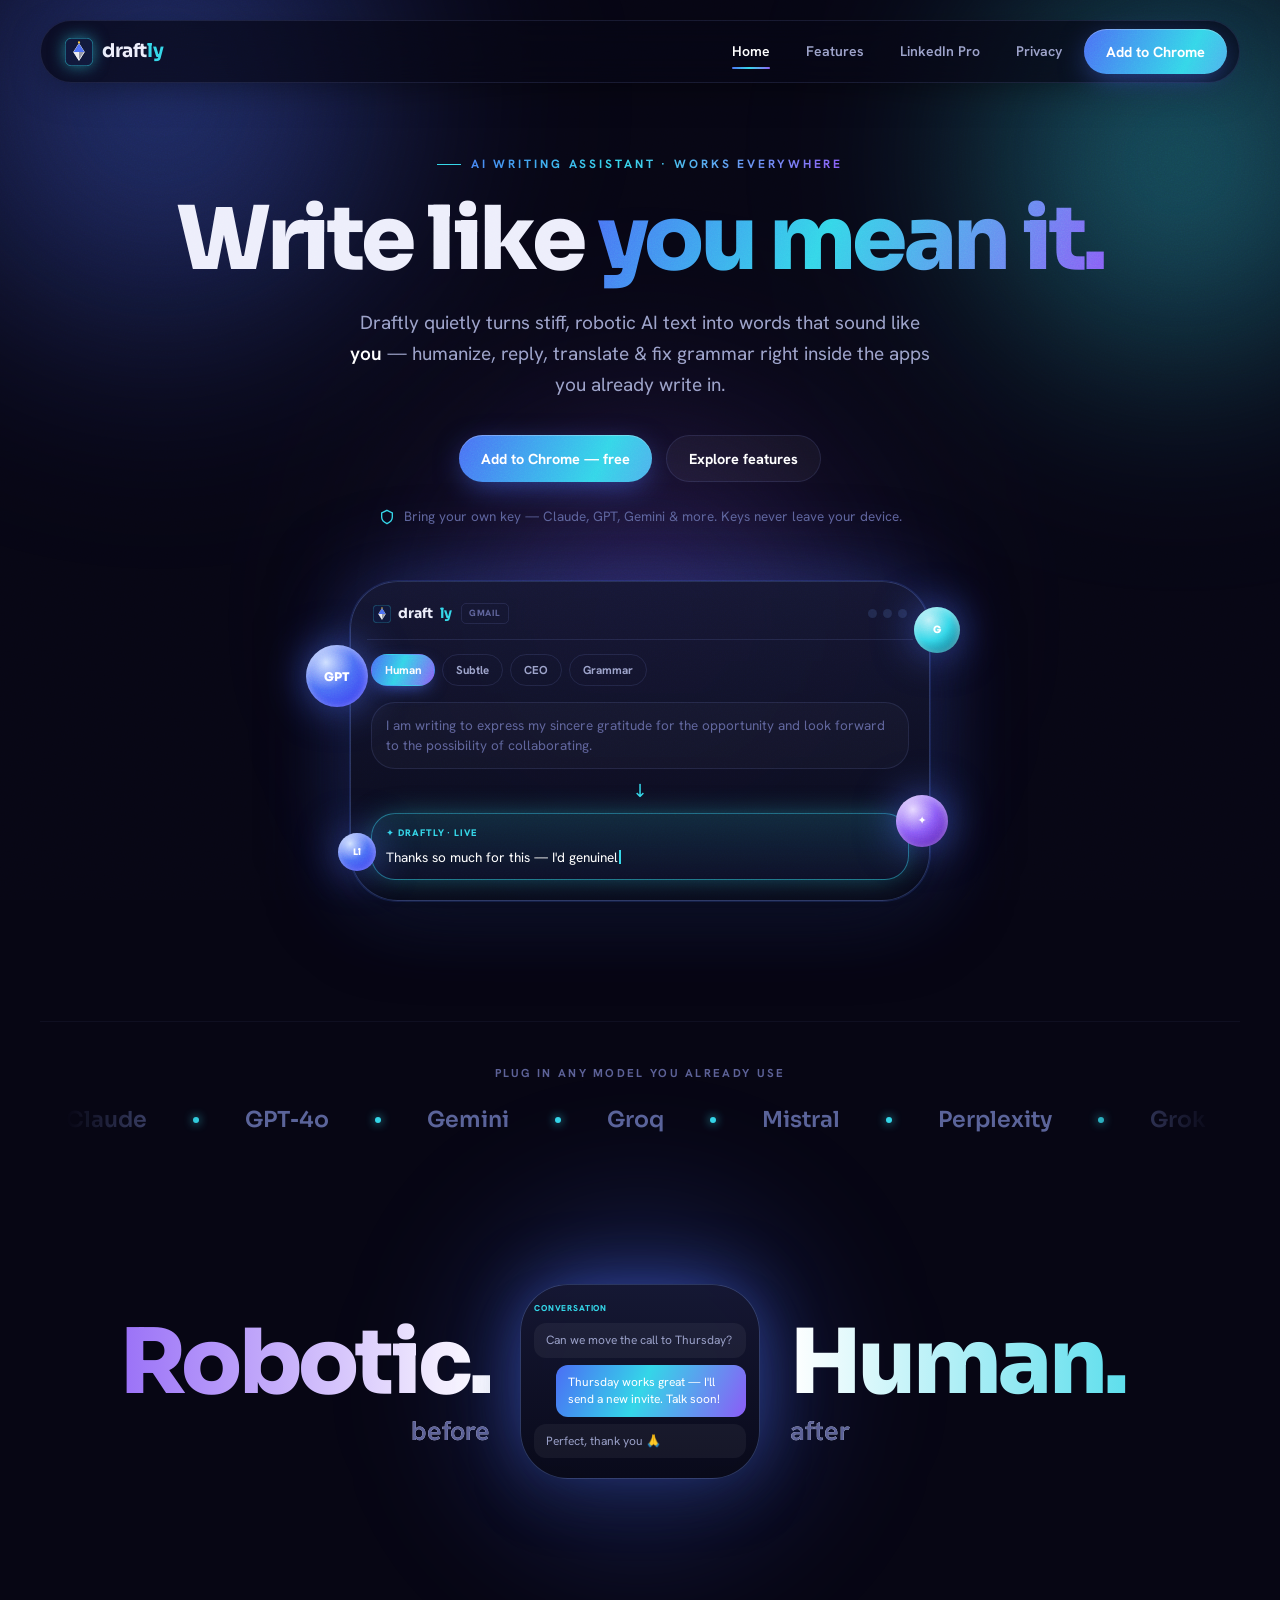
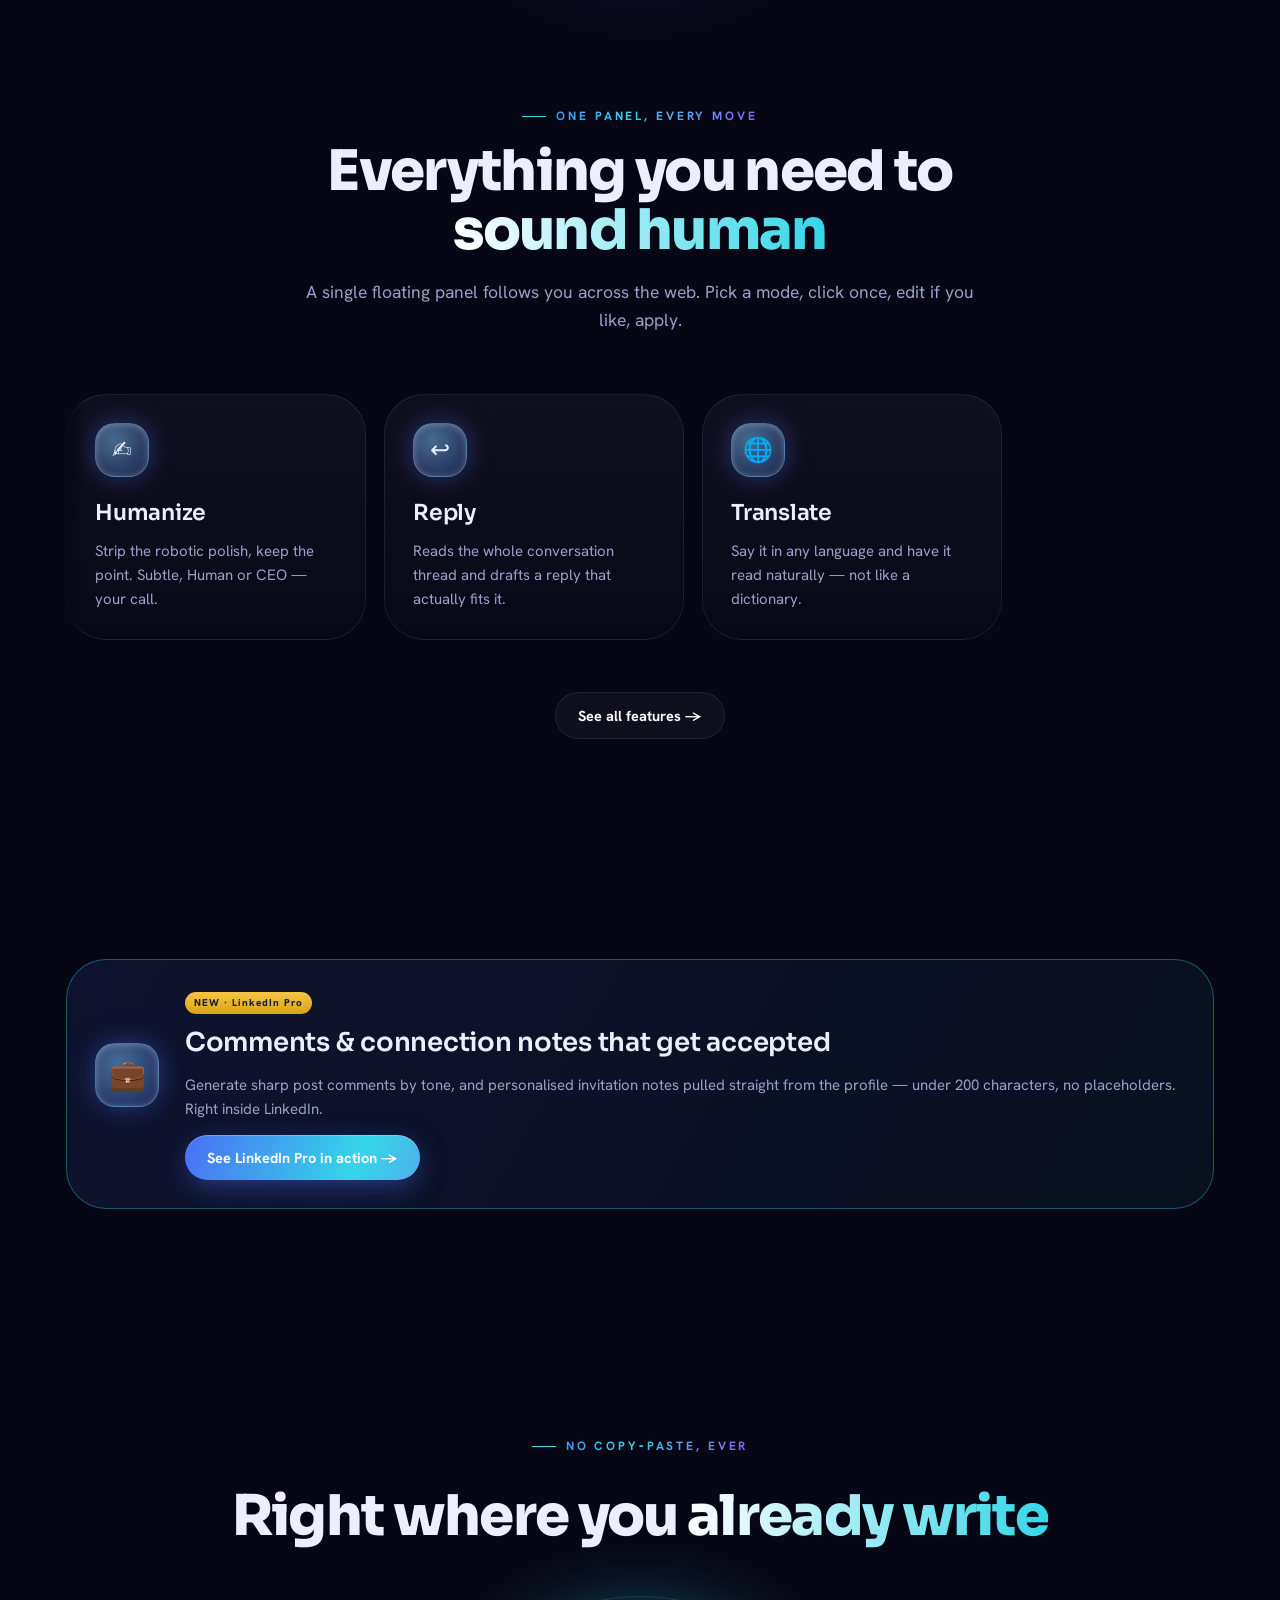
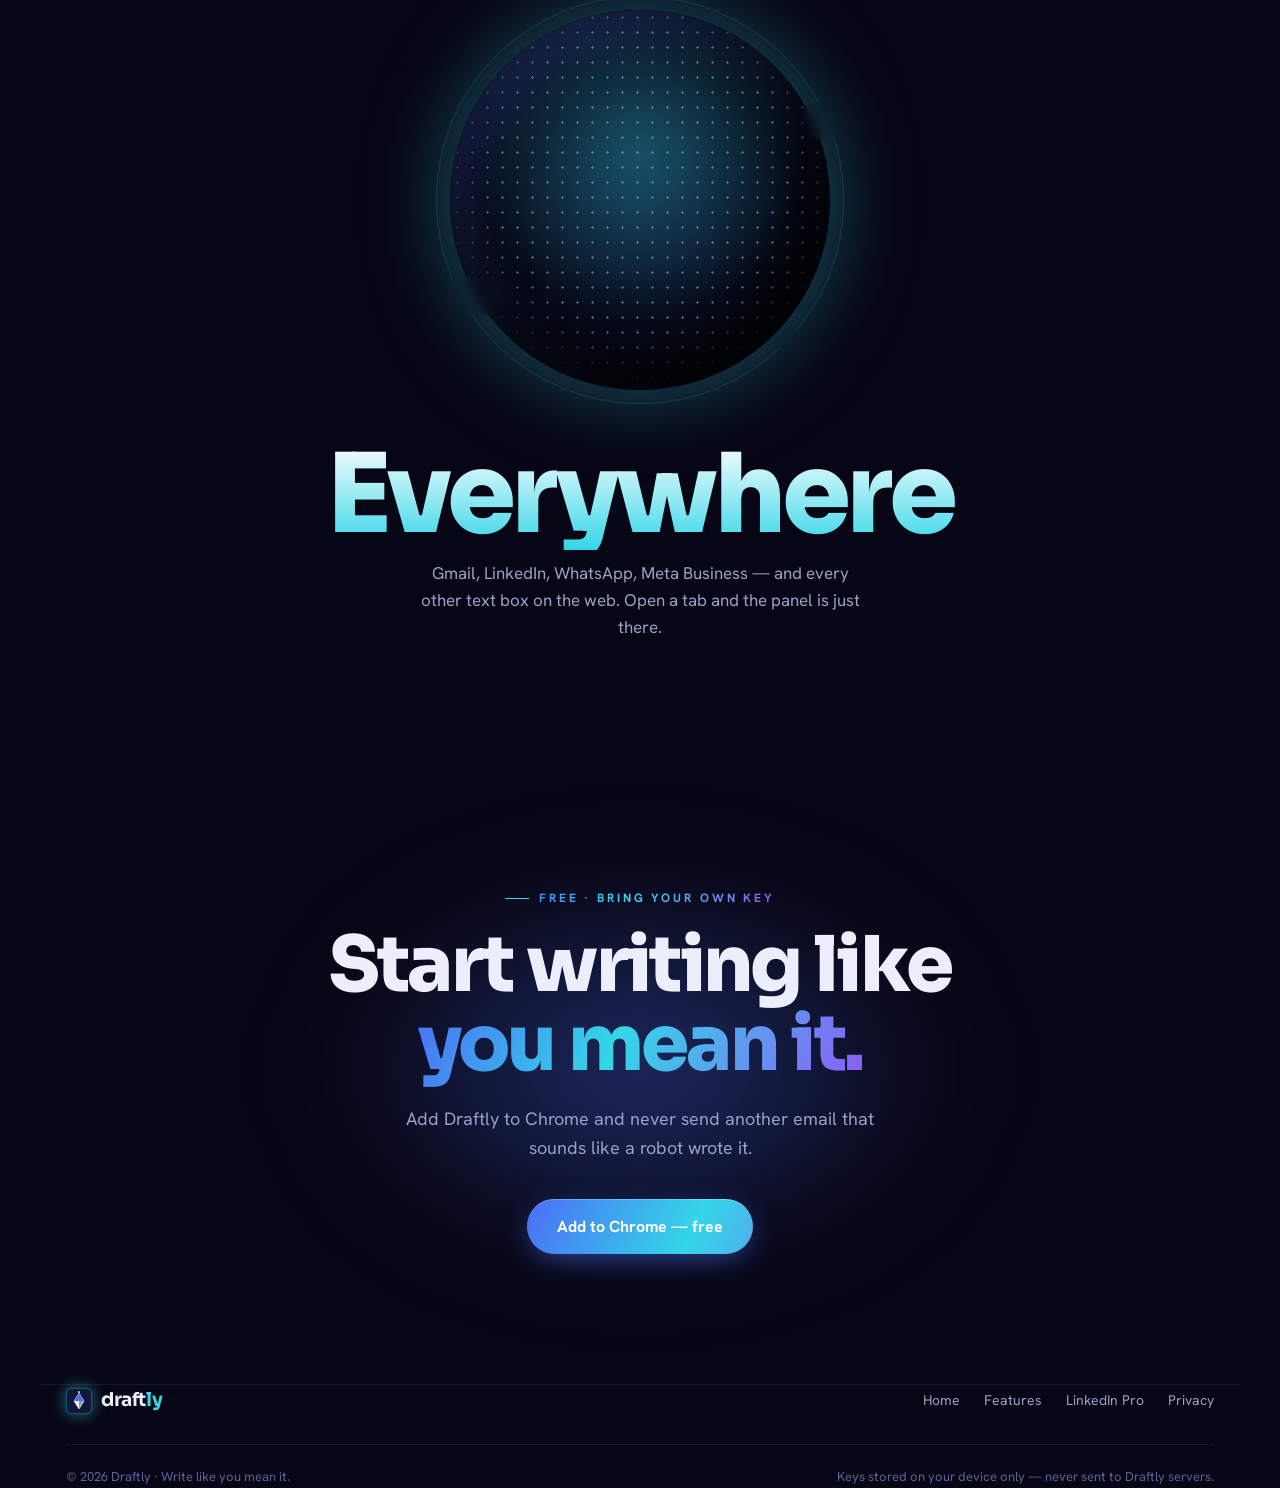
<file: index.html>
<!DOCTYPE html>
<html lang="en">
<head>
<meta charset="UTF-8" />
<meta name="viewport" content="width=device-width, initial-scale=1" />
<title>Draftly — Write like you mean it</title>
<meta name="description" content="Draftly turns robotic AI text into words that sound like you — humanize, reply, translate & fix grammar inside Gmail, LinkedIn, WhatsApp and everywhere. Bring your own AI key." />
<link rel="icon" href="assets/draftly_favicon.svg" type="image/svg+xml" />
<link rel="icon" href="assets/draftly_favicon.ico" sizes="any" />
<link rel="preconnect" href="https://fonts.googleapis.com" />
<link rel="preconnect" href="https://fonts.gstatic.com" crossorigin />
<link href="https://fonts.googleapis.com/css2?family=Sora:wght@400;500;600;700;800&family=Hanken+Grotesk:wght@400;500;600;700&display=swap" rel="stylesheet" />
<link rel="stylesheet" href="style.css" />
</head>
<body>
<div class="aurora"><i class="a1"></i><i class="a2"></i><i class="a3"></i></div>
<svg width="0" height="0" style="position:absolute"><symbol id="nib" viewBox="0 0 200 200"><rect x="2" y="2" width="196" height="196" rx="42" fill="#10183a" stroke="#34d6e8" stroke-width="3"/><polygon points="100,40 138,100 100,160 62,100" fill="none" stroke="#fff" stroke-width="6"/><polygon points="100,40 138,100 100,100 62,100" fill="#4B6EF5"/><polygon points="62,100 100,100 100,160" fill="#fff" opacity=".92"/><polygon points="100,100 138,100 100,160" fill="#fff" opacity=".55"/><circle cx="100" cy="32" r="8" fill="#F5C542"/></symbol></svg>

<header>
  <nav>
    <a class="brand" href="index.html"><svg><use href="#nib"/></svg>draft<span class="ly">ly</span></a>
    <button class="nav-toggle" aria-label="Menu" onclick="toggleNav()">☰</button>
    <div class="nav-links" id="nl">
      <a class="lnk active" href="index.html">Home</a>
      <a class="lnk" href="features.html">Features</a>
      <a class="lnk" href="linkedin.html">LinkedIn Pro</a>
      <a class="lnk" href="privacy.html">Privacy</a>
      <a class="btn btn-primary" href="#get">Add to Chrome</a>
    </div>
  </nav>
</header>

<main>
  <!-- HERO -->
  <section class="wrap hero">
    <span class="eyebrow reveal in">AI writing assistant · works everywhere</span>
    <h1 class="reveal in" data-d="1">Write like <span class="grad-aur">you mean it.</span></h1>
    <p class="lede reveal in" data-d="2">Draftly quietly turns stiff, robotic AI text into words that sound like <b>you</b> — humanize, reply, translate &amp; fix grammar right inside the apps you already write in.</p>
    <div class="hero-cta reveal in" data-d="3">
      <a class="btn btn-primary" href="#get">Add to Chrome — free</a>
      <a class="btn btn-ghost" href="features.html">Explore features</a>
    </div>
    <div class="trust reveal in" data-d="4"><svg viewBox="0 0 24 24" fill="none" stroke="currentColor" stroke-width="2"><path d="M12 2l8 4v6c0 5-3.5 8-8 10-4.5-2-8-5-8-10V6z"/></svg> Bring your own key — Claude, GPT, Gemini &amp; more. Keys never leave your device.</div>

    <!-- live rewrite demo -->
    <div class="stage reveal in" data-d="2">
      <div class="orb o1">GPT</div><div class="orb o2">G</div><div class="orb o3">✦</div><div class="orb o4">Ll</div>
      <div class="device">
        <div class="dev-head"><span class="b"><svg><use href="#nib"/></svg>draft<span class="ly">ly</span></span><span class="pbadge">Gmail</span><span class="pdots"><i></i><i></i><i></i></span></div>
        <div class="modes"><span class="mode on">Human</span><span class="mode">Subtle</span><span class="mode">CEO</span><span class="mode">Grammar</span></div>
        <div class="demo-cmp">
          <div class="demo-row demo-bad" id="demo-bad"></div>
          <div class="demo-arrow">↓</div>
          <div class="demo-row demo-good"><span class="demo-tag">✦ Draftly · live</span><span id="demo-good"></span></div>
        </div>
      </div>
    </div>
  </section>

  <!-- PROVIDERS -->
  <section class="wrap providers">
    <div class="prov-label">Plug in any model you already use</div>
    <div class="marquee"><div class="mq-track" id="mq"><span>Claude</span><span>GPT‑4o</span><span>Gemini</span><span>Groq</span><span>Mistral</span><span>Perplexity</span><span>Grok</span><span>DeepSeek</span><span>Cohere</span><span>Llama</span><span>Ollama</span></div></div>
  </section>

  <!-- SPLIT -->
  <section class="wrap sec">
    <div class="split">
      <div class="split-bloom"></div>
      <div class="w l reveal" data-d="1">Robotic.<small>before</small></div>
      <div class="mini-device reveal" data-d="2">
        <span class="md-label">Conversation</span>
        <div class="md-bubble md-them">Can we move the call to Thursday?</div>
        <div class="md-bubble md-you">Thursday works great — I'll send a new invite. Talk soon!</div>
        <div class="md-bubble md-them">Perfect, thank you 🙏</div>
      </div>
      <div class="w r reveal" data-d="3">Human.<small>after</small></div>
    </div>
  </section>

  <!-- FEATURES TEASER -->
  <section class="wrap sec" id="features">
    <div class="shead reveal"><span class="eyebrow">One panel, every move</span><h2>Everything you need to <span class="grad">sound human</span></h2><p>A single floating panel follows you across the web. Pick a mode, click once, edit if you like, apply.</p></div>
    <div class="cards">
      <div class="card reveal" data-d="1"><div class="ic">✍️</div><h3>Humanize</h3><p>Strip the robotic polish, keep the point. Subtle, Human or CEO — your call.</p></div>
      <div class="card reveal" data-d="2"><div class="ic">↩️</div><h3>Reply</h3><p>Reads the whole conversation thread and drafts a reply that actually fits it.</p></div>
      <div class="card reveal" data-d="3"><div class="ic">🌐</div><h3>Translate</h3><p>Say it in any language and have it read naturally — not like a dictionary.</p></div>
    </div>
    <div style="text-align:center;margin-top:34px" class="reveal"><a class="btn btn-ghost" href="features.html">See all features →</a></div>
  </section>

  <!-- LINKEDIN TEASER -->
  <section class="wrap sec">
    <div class="card span2 reveal" style="background:linear-gradient(120deg,rgba(75,110,245,.12),rgba(52,214,232,.05));border-color:rgba(52,214,232,.35)">
      <div class="ic" style="width:64px;height:64px;font-size:30px">💼</div>
      <div>
        <span class="new" style="position:static;display:inline-block;margin-bottom:8px">NEW · LinkedIn Pro</span>
        <h3 style="font-size:26px">Comments &amp; connection notes that get accepted</h3>
        <p style="margin-bottom:14px">Generate sharp post comments by tone, and personalised invitation notes pulled straight from the profile — under 200 characters, no placeholders. Right inside LinkedIn.</p>
        <a class="btn btn-primary" href="linkedin.html">See LinkedIn Pro in action →</a>
      </div>
    </div>
  </section>

  <!-- GLOBE -->
  <section class="wrap globe-sec" id="everywhere">
    <span class="eyebrow reveal">No copy‑paste, ever</span>
    <h2 class="reveal" data-d="1" style="font-family:var(--display);font-weight:800;font-size:clamp(32px,4.8vw,56px);letter-spacing:-.03em;margin-top:16px">Right where you <span class="grad">already write</span></h2>
    <div class="globe-wrap reveal" data-d="2"><div class="g-ring"></div><div class="globe"></div><div class="g-chip c1"><span class="e">✉️</span> Gmail</div><div class="g-chip c2"><span class="e">💼</span> LinkedIn</div><div class="g-chip c3"><span class="e">💬</span> WhatsApp</div><div class="g-chip c4"><span class="e">🌍</span> Any site</div></div>
    <div class="globe-stat reveal" data-d="2"><div class="num">Everywhere</div><div class="cap">Gmail, LinkedIn, WhatsApp, Meta Business — and every other text box on the web. Open a tab and the panel is just there.</div></div>
  </section>

  <!-- FINAL -->
  <section class="wrap final" id="get">
    <div class="final-bloom"></div>
    <span class="eyebrow reveal" style="justify-content:center;position:relative;z-index:2">Free · Bring your own key</span>
    <h2 class="reveal" data-d="1" style="margin-top:18px">Start writing like<br><span class="grad-aur">you mean it.</span></h2>
    <p class="reveal" data-d="2">Add Draftly to Chrome and never send another email that sounds like a robot wrote it.</p>
    <a class="btn btn-primary reveal" data-d="3" href="#" style="padding:15px 30px;font-size:16px">Add to Chrome — free</a>
  </section>
</main>

<footer class="wrap">
  <div class="foot">
    <a class="brand" href="index.html"><svg style="width:26px;height:26px"><use href="#nib"/></svg>draft<span class="ly">ly</span></a>
    <div class="foot-links"><a href="index.html">Home</a><a href="features.html">Features</a><a href="linkedin.html">LinkedIn Pro</a><a href="privacy.html">Privacy</a></div>
  </div>
  <div class="foot-copy"><span>© 2026 Draftly · Write like you mean it.</span><span>Keys stored on your device only — never sent to Draftly servers.</span></div>
</footer>
<script src="app.js"></script>
</body>
</html>
</file>
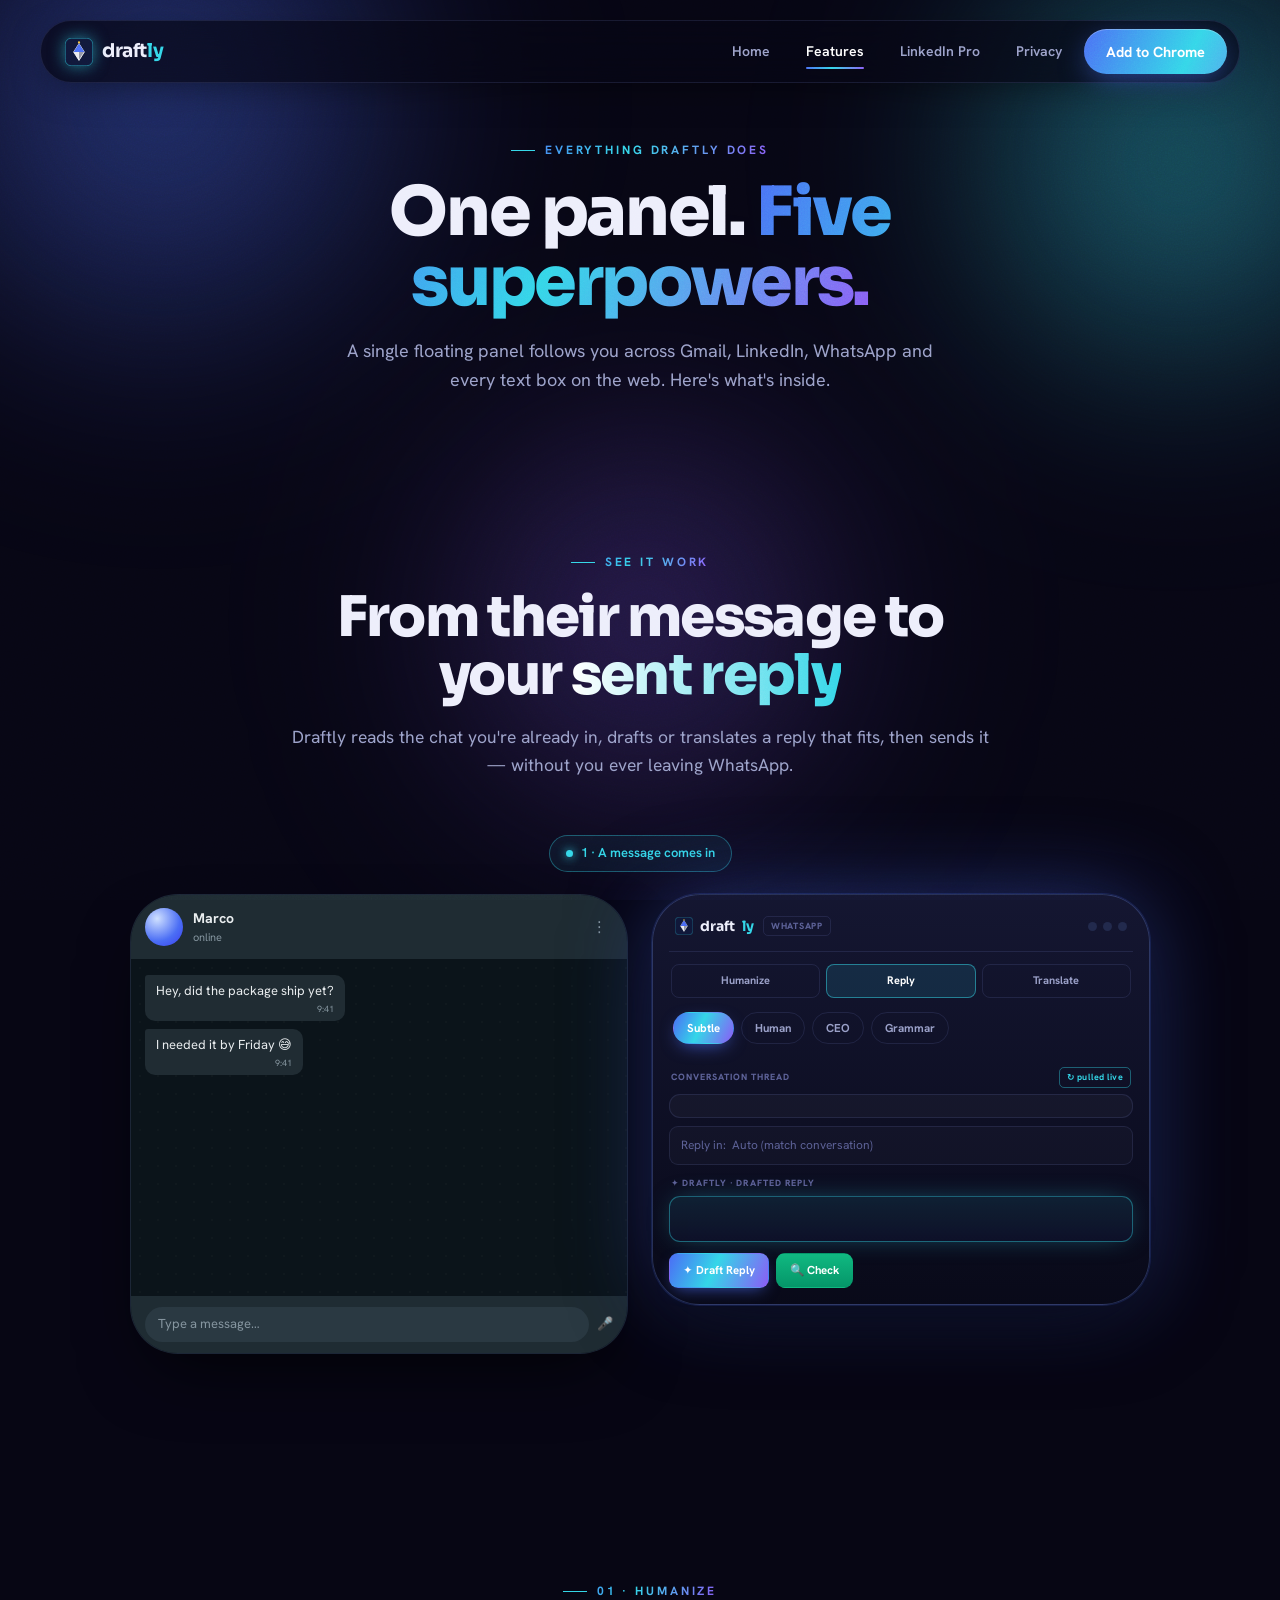
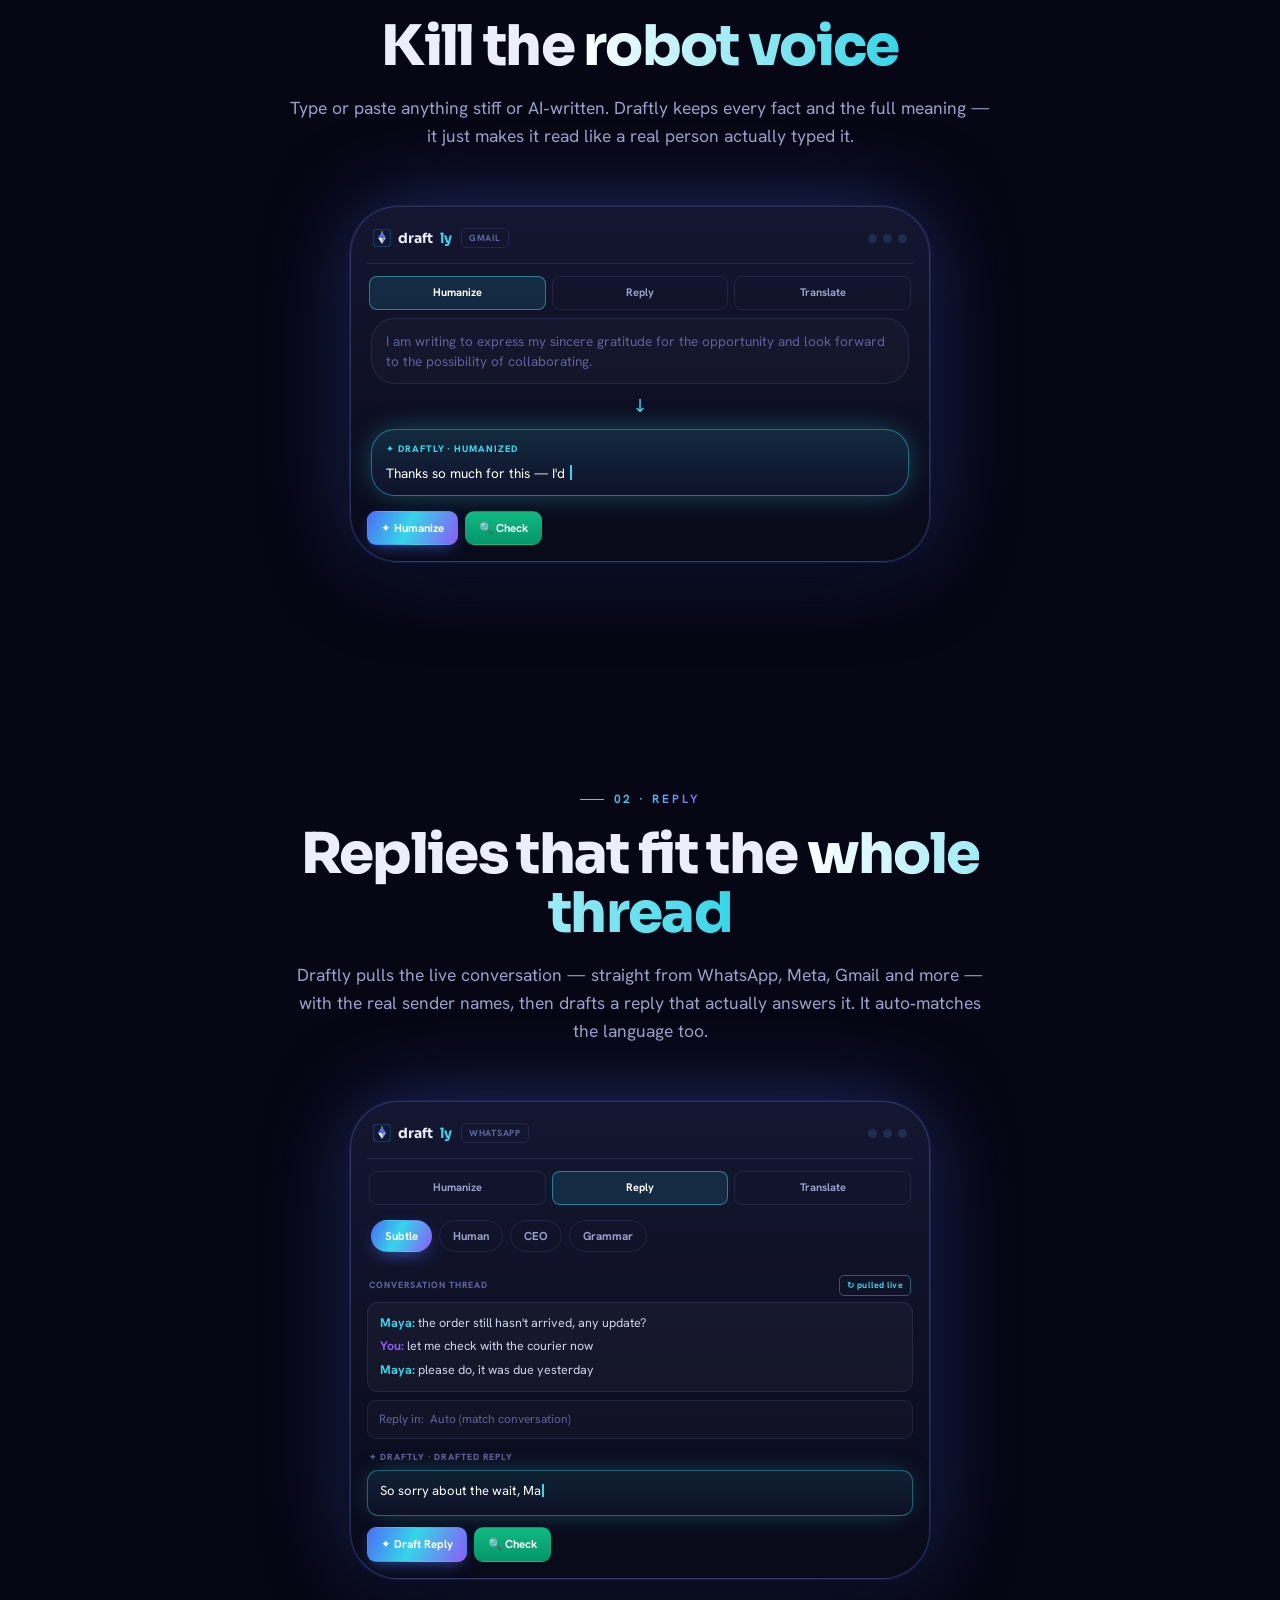
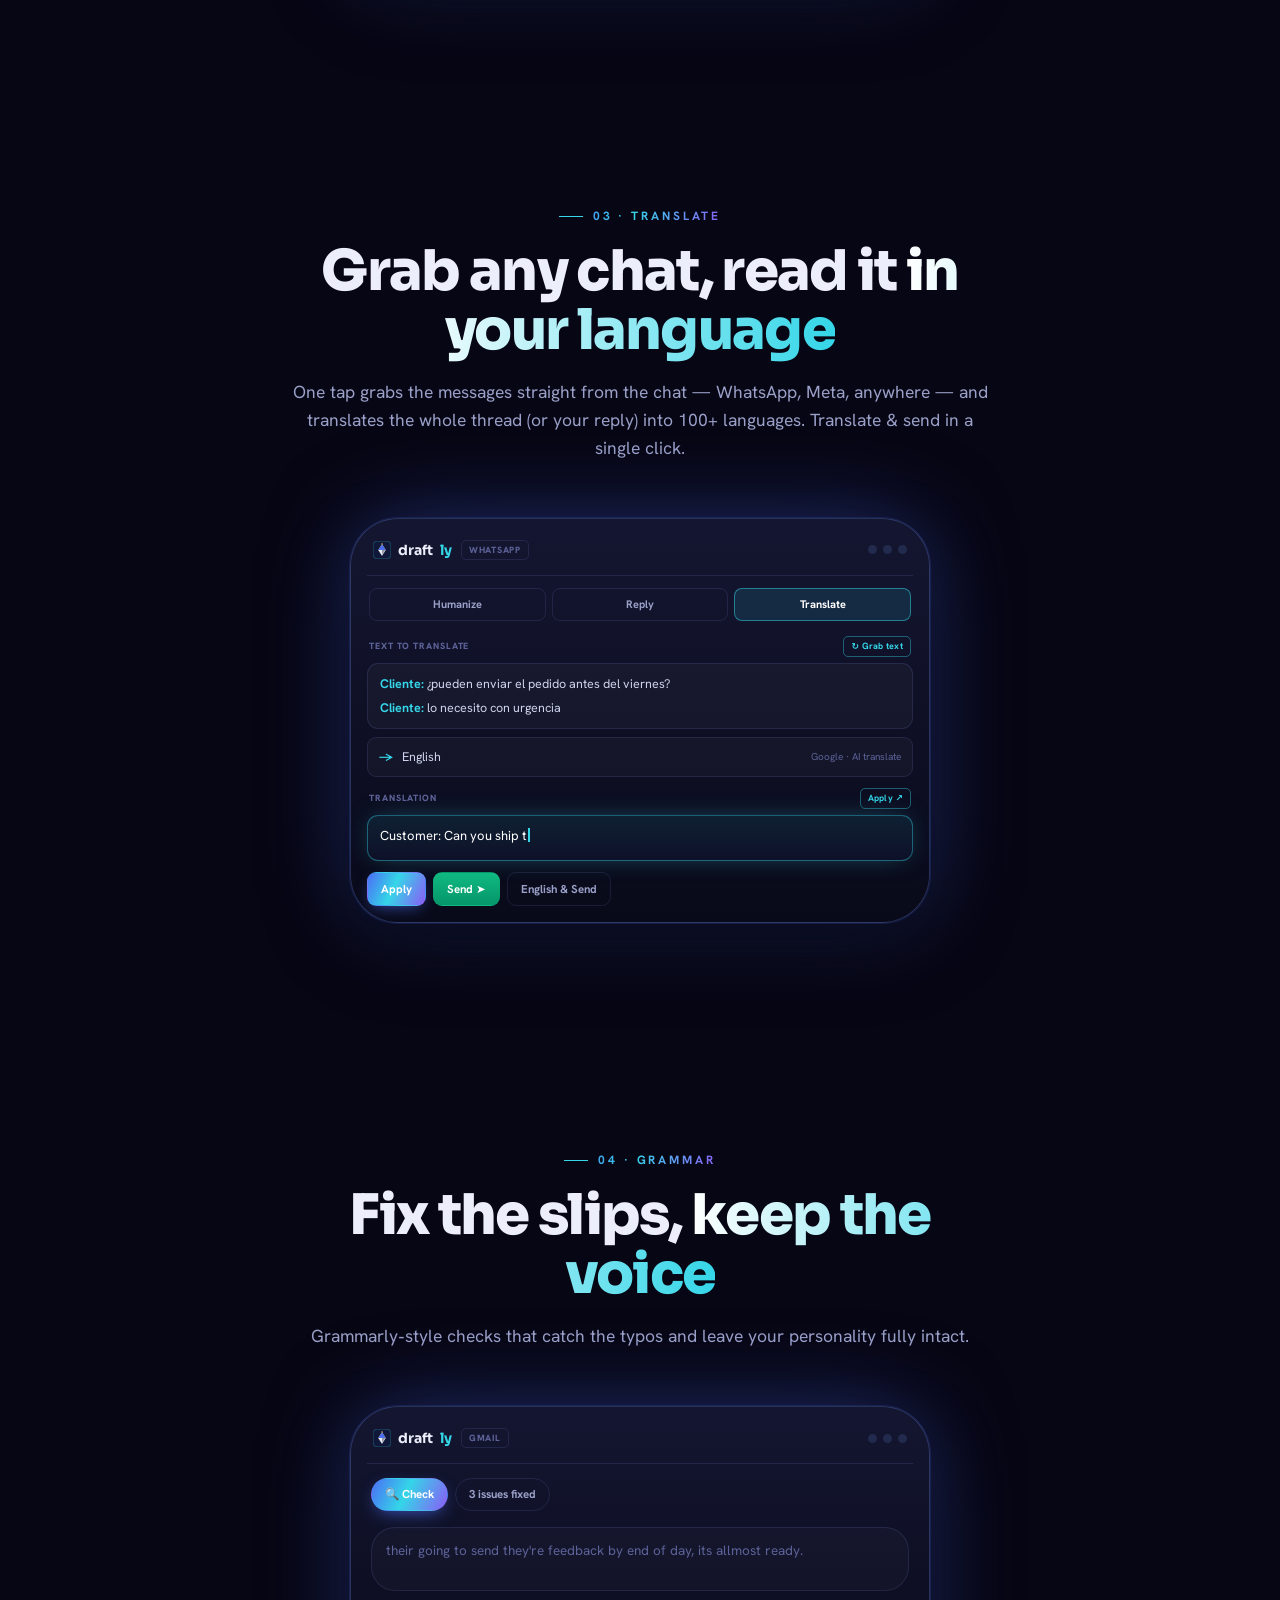
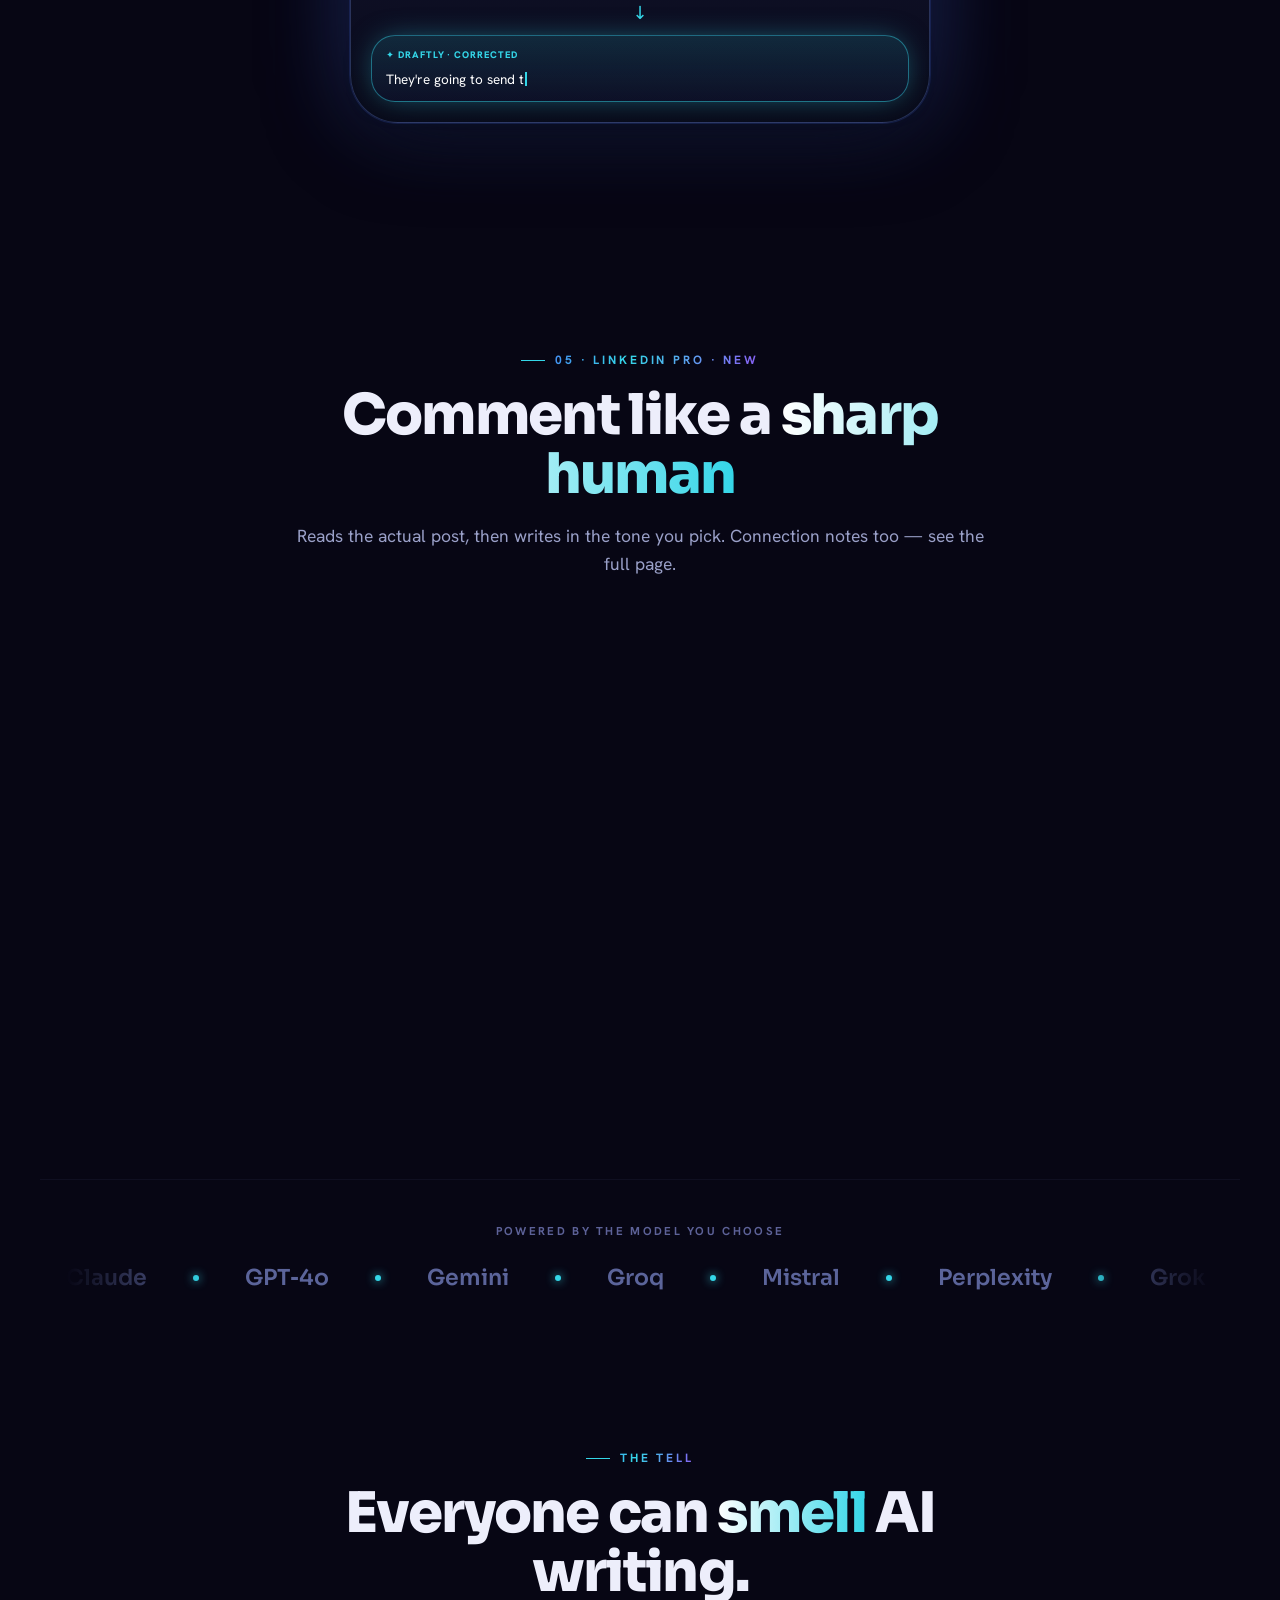
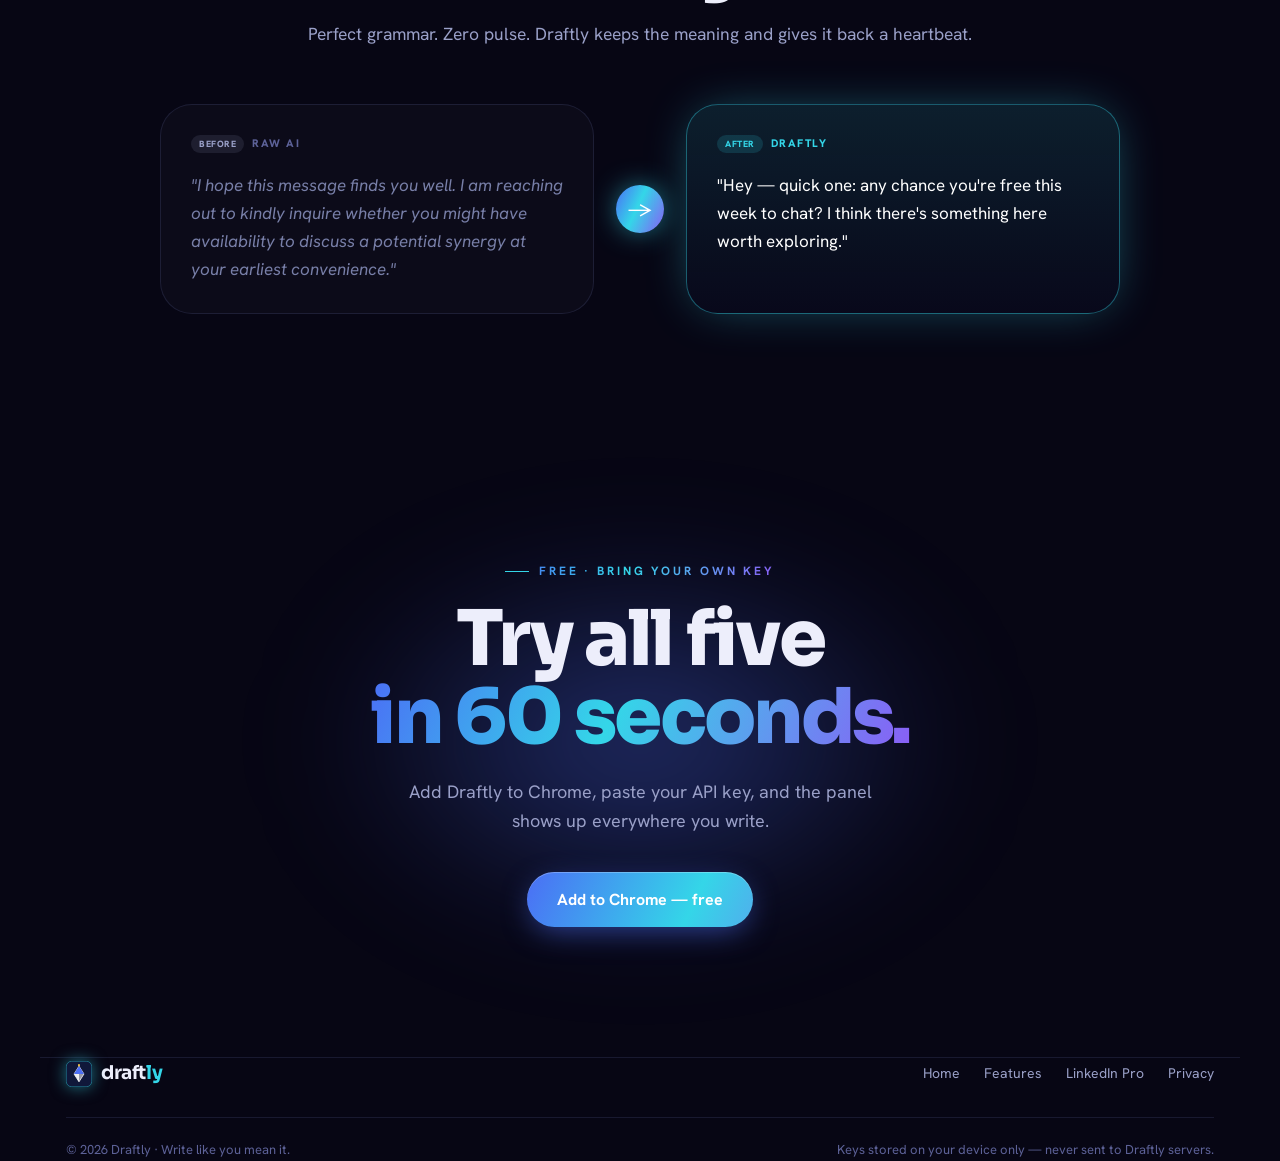
<file: features.html>
<!DOCTYPE html>
<html lang="en">
<head>
<meta charset="UTF-8" />
<meta name="viewport" content="width=device-width, initial-scale=1" />
<title>Draftly — Features</title>
<meta name="description" content="Humanize, Reply, Translate, Grammar and LinkedIn Pro — everything Draftly does to make your writing sound like you, in every app." />
<link rel="icon" href="assets/draftly_favicon.svg" type="image/svg+xml" />
<link rel="preconnect" href="https://fonts.googleapis.com" />
<link rel="preconnect" href="https://fonts.gstatic.com" crossorigin />
<link href="https://fonts.googleapis.com/css2?family=Sora:wght@400;500;600;700;800&family=Hanken+Grotesk:wght@400;500;600;700&display=swap" rel="stylesheet" />
<link rel="stylesheet" href="style.css" />
</head>
<body>
<div class="aurora"><i class="a1"></i><i class="a2"></i><i class="a3"></i></div>
<svg width="0" height="0" style="position:absolute"><symbol id="nib" viewBox="0 0 200 200"><rect x="2" y="2" width="196" height="196" rx="42" fill="#10183a" stroke="#34d6e8" stroke-width="3"/><polygon points="100,40 138,100 100,160 62,100" fill="none" stroke="#fff" stroke-width="6"/><polygon points="100,40 138,100 100,100 62,100" fill="#4B6EF5"/><polygon points="62,100 100,100 100,160" fill="#fff" opacity=".92"/><polygon points="100,100 138,100 100,160" fill="#fff" opacity=".55"/><circle cx="100" cy="32" r="8" fill="#F5C542"/></symbol></svg>

<header>
  <nav>
    <a class="brand" href="index.html"><svg><use href="#nib"/></svg>draft<span class="ly">ly</span></a>
    <button class="nav-toggle" aria-label="Menu" onclick="toggleNav()">☰</button>
    <div class="nav-links" id="nl">
      <a class="lnk" href="index.html">Home</a>
      <a class="lnk active" href="features.html">Features</a>
      <a class="lnk" href="linkedin.html">LinkedIn Pro</a>
      <a class="lnk" href="privacy.html">Privacy</a>
      <a class="btn btn-primary" href="index.html#get">Add to Chrome</a>
    </div>
  </nav>
</header>

<main>
  <section class="wrap page-head">
    <span class="eyebrow reveal in" style="display:inline-flex">Everything Draftly does</span>
    <h1 class="reveal in" data-d="1">One panel. <span class="grad-aur">Five superpowers.</span></h1>
    <p class="reveal in" data-d="2">A single floating panel follows you across Gmail, LinkedIn, WhatsApp and every text box on the web. Here's what's inside.</p>
  </section>

  <!-- SEE IT WORK — flagship end-to-end flow -->
  <section class="wrap sec" id="see-it">
    <div class="shead reveal"><span class="eyebrow">See it work</span><h2>From their message to your <span class="grad">sent reply</span></h2><p>Draftly reads the chat you're already in, drafts or translates a reply that fits, then sends it — without you ever leaving WhatsApp.</p></div>
    <div style="text-align:center" class="reveal"><span class="flow-step"><span class="dotp"></span> <span id="flow-step-txt">A message comes in…</span></span></div>
    <div class="flow-scene reveal" data-d="1">
      <!-- WhatsApp window (the source) -->
      <div class="wa">
        <div class="wa-head"><div class="av"></div><div><div class="nm">Marco</div><div class="st">online</div></div><span class="ico">⋮</span></div>
        <div class="wa-body" id="wa-body"></div>
        <div class="wa-input"><span class="box">Type a message…</span> 🎤</div>
      </div>
      <!-- Draftly panel (pulls, drafts, sends) -->
      <div class="device">
        <div class="dev-head"><span class="b"><svg><use href="#nib"/></svg>draft<span class="ly">ly</span></span><span class="pbadge">WhatsApp</span><span class="pdots"><i></i><i></i><i></i></span></div>
        <div class="panel-tabs" id="flow-tabs"><span class="ptab" data-t="hum">Humanize</span><span class="ptab on" data-t="rep">Reply</span><span class="ptab" data-t="tr">Translate</span></div>
        <div class="modes" id="flow-modes" style="padding-top:10px"><span class="mode on">Subtle</span><span class="mode">Human</span><span class="mode">CEO</span><span class="mode">Grammar</span></div>
        <div class="panel-label" id="flow-l1">Conversation thread <span class="mini" id="flow-grab">↻ pulled live</span></div>
        <div class="panel-thread" id="flow-thread"></div>
        <div id="flow-mid"><div class="panel-input">Reply in: &nbsp;Auto (match conversation)</div></div>
        <div class="panel-label" id="flow-l2">✦ Draftly · drafted reply</div>
        <div class="panel-out"><span id="flow-out"></span></div>
        <div class="panel-btns" id="flow-btns"><span class="pbtn primary">✦ Draft Reply</span><span class="pbtn green">🔍 Check</span></div>
      </div>
    </div>
  </section>

  <!-- 01 · HUMANIZE (live demo) -->
  <section class="wrap sec">
    <div class="shead reveal"><span class="eyebrow">01 · Humanize</span><h2>Kill the <span class="grad">robot voice</span></h2><p>Type or paste anything stiff or AI‑written. Draftly keeps every fact and the full meaning — it just makes it read like a real person actually typed it.</p></div>
    <div class="stage reveal" data-d="1" style="margin-top:0">
      <div class="device">
        <div class="dev-head"><span class="b"><svg><use href="#nib"/></svg>draft<span class="ly">ly</span></span><span class="pbadge">Gmail</span><span class="pdots"><i></i><i></i><i></i></span></div>
        <div class="panel-tabs"><span class="ptab on">Humanize</span><span class="ptab">Reply</span><span class="ptab">Translate</span></div>
        <div class="demo-cmp">
          <div class="demo-row demo-bad" id="demo-bad"></div>
          <div class="demo-arrow">↓</div>
          <div class="demo-row demo-good"><span class="demo-tag">✦ Draftly · humanized</span><span id="demo-good"></span></div>
        </div>
        <div class="panel-btns"><span class="pbtn primary">✦ Humanize</span><span class="pbtn green">🔍 Check</span></div>
      </div>
    </div>
  </section>

  <!-- 02 · REPLY (live demo) -->
  <section class="wrap sec">
    <div class="shead reveal"><span class="eyebrow">02 · Reply</span><h2>Replies that fit the <span class="grad">whole thread</span></h2><p>Draftly pulls the live conversation — straight from WhatsApp, Meta, Gmail and more — with the real sender names, then drafts a reply that actually answers it. It auto‑matches the language too.</p></div>
    <div class="stage reveal" data-d="1" style="margin-top:0">
      <div class="device">
        <div class="dev-head"><span class="b"><svg><use href="#nib"/></svg>draft<span class="ly">ly</span></span><span class="pbadge">WhatsApp</span><span class="pdots"><i></i><i></i><i></i></span></div>
        <div class="panel-tabs"><span class="ptab">Humanize</span><span class="ptab on">Reply</span><span class="ptab">Translate</span></div>
        <div class="modes" style="padding-top:11px"><span class="mode on">Subtle</span><span class="mode">Human</span><span class="mode">CEO</span><span class="mode">Grammar</span></div>
        <div class="panel-label">Conversation thread <span class="mini">↻ pulled live</span></div>
        <div class="panel-thread" id="reply-ctx"></div>
        <div class="panel-input">Reply in: &nbsp;Auto (match conversation)</div>
        <div class="panel-label">✦ Draftly · drafted reply</div>
        <div class="panel-out"><span id="reply-out"></span></div>
        <div class="panel-btns"><span class="pbtn primary">✦ Draft Reply</span><span class="pbtn green">🔍 Check</span></div>
      </div>
    </div>
  </section>

  <!-- 03 · TRANSLATE (live demo) -->
  <section class="wrap sec">
    <div class="shead reveal"><span class="eyebrow">03 · Translate</span><h2>Grab any chat, read it <span class="grad">in your language</span></h2><p>One tap grabs the messages straight from the chat — WhatsApp, Meta, anywhere — and translates the whole thread (or your reply) into 100+ languages. Translate &amp; send in a single click.</p></div>
    <div class="stage reveal" data-d="1" style="margin-top:0">
      <div class="device">
        <div class="dev-head"><span class="b"><svg><use href="#nib"/></svg>draft<span class="ly">ly</span></span><span class="pbadge">WhatsApp</span><span class="pdots"><i></i><i></i><i></i></span></div>
        <div class="panel-tabs"><span class="ptab">Humanize</span><span class="ptab">Reply</span><span class="ptab on">Translate</span></div>
        <div class="panel-label">Text to translate <span class="mini">↻ Grab text</span></div>
        <div class="panel-thread" id="trans-ctx"></div>
        <div class="langsel"><span class="arrow">→</span> English <span class="ml">Google · AI translate</span></div>
        <div class="panel-label">Translation <span class="mini">Apply ↗</span></div>
        <div class="panel-out"><span id="trans-out"></span></div>
        <div class="panel-btns"><span class="pbtn primary">Apply</span><span class="pbtn green">Send ➤</span><span class="pbtn">English &amp; Send</span></div>
      </div>
    </div>
  </section>

  <!-- 04 · GRAMMAR (live demo) -->
  <section class="wrap sec">
    <div class="shead reveal"><span class="eyebrow">04 · Grammar</span><h2>Fix the slips, <span class="grad">keep the voice</span></h2><p>Grammarly‑style checks that catch the typos and leave your personality fully intact.</p></div>
    <div class="stage reveal" data-d="1" style="margin-top:0">
      <div class="device">
        <div class="dev-head"><span class="b"><svg><use href="#nib"/></svg>draft<span class="ly">ly</span></span><span class="pbadge">Gmail</span><span class="pdots"><i></i><i></i><i></i></span></div>
        <div class="modes"><span class="mode on">🔍 Check</span><span class="mode">3 issues fixed</span></div>
        <div class="demo-cmp">
          <div class="demo-row demo-bad" id="demo4-bad"></div>
          <div class="demo-arrow">↓</div>
          <div class="demo-row demo-good"><span class="demo-tag">✦ Draftly · corrected</span><span id="demo4-good"></span></div>
        </div>
      </div>
    </div>
  </section>

  <!-- 05 · LINKEDIN PRO (live demo) -->
  <section class="wrap sec">
    <div class="shead reveal"><span class="eyebrow">05 · LinkedIn Pro · New</span><h2>Comment like a <span class="grad">sharp human</span></h2><p>Reads the actual post, then writes in the tone you pick. Connection notes too — see the full page.</p></div>
    <div class="stage reveal" data-d="1" style="margin-top:0">
      <div class="device" style="box-shadow:0 0 0 1px rgba(52,214,232,.22),0 30px 80px -20px rgba(0,0,0,.8),0 0 90px -10px rgba(52,214,232,.55)">
        <div class="dev-head"><span class="b"><svg><use href="#nib"/></svg>draft<span class="ly">ly</span></span><span class="pbadge">LinkedIn</span><span class="pdots"><i></i><i></i><i></i></span></div>
        <div class="modes"><span class="mode on">⚡ CEO</span><span class="mode">Insightful</span><span class="mode">Supportive</span><span class="mode">Curious</span><span class="mode">Professional</span></div>
        <div class="demo-cmp">
          <div class="demo-row demo-bad" id="demo5-bad"></div>
          <div class="demo-arrow">↓</div>
          <div class="demo-row demo-good"><span class="demo-tag">✦ Draftly · comment</span><span id="demo5-good"></span></div>
        </div>
      </div>
    </div>
    <div style="text-align:center;margin-top:30px" class="reveal"><a class="btn btn-primary" href="linkedin.html">See LinkedIn Pro in full →</a></div>
  </section>

  <!-- PROVIDERS -->
  <section class="wrap providers" style="margin-top:20px">
    <div class="prov-label">Powered by the model you choose</div>
    <div class="marquee"><div class="mq-track" id="mq"><span>Claude</span><span>GPT‑4o</span><span>Gemini</span><span>Groq</span><span>Mistral</span><span>Perplexity</span><span>Grok</span><span>DeepSeek</span><span>Cohere</span><span>Llama</span><span>Ollama</span></div></div>
  </section>

  <!-- BEFORE/AFTER -->
  <section class="wrap sec">
    <div class="shead reveal"><span class="eyebrow">The tell</span><h2>Everyone can <span class="grad">smell</span> AI writing.</h2><p>Perfect grammar. Zero pulse. Draftly keeps the meaning and gives it back a heartbeat.</p></div>
    <div class="flip reveal" data-d="1">
      <div class="flip-card bad"><div class="tag"><span class="pill">Before</span> Raw AI</div><p>"I hope this message finds you well. I am reaching out to kindly inquire whether you might have availability to discuss a potential synergy at your earliest convenience."</p></div>
      <div class="flip-mid"><div>→</div></div>
      <div class="flip-card good"><div class="tag"><span class="pill">After</span> Draftly</div><p>"Hey — quick one: any chance you're free this week to chat? I think there's something here worth exploring."</p></div>
    </div>
  </section>

  <section class="wrap final" id="get">
    <div class="final-bloom"></div>
    <span class="eyebrow reveal" style="justify-content:center;position:relative;z-index:2">Free · Bring your own key</span>
    <h2 class="reveal" data-d="1" style="margin-top:18px">Try all five<br><span class="grad-aur">in 60 seconds.</span></h2>
    <p class="reveal" data-d="2">Add Draftly to Chrome, paste your API key, and the panel shows up everywhere you write.</p>
    <a class="btn btn-primary reveal" data-d="3" href="index.html#get" style="padding:15px 30px;font-size:16px">Add to Chrome — free</a>
  </section>
</main>

<footer class="wrap">
  <div class="foot">
    <a class="brand" href="index.html"><svg style="width:26px;height:26px"><use href="#nib"/></svg>draft<span class="ly">ly</span></a>
    <div class="foot-links"><a href="index.html">Home</a><a href="features.html">Features</a><a href="linkedin.html">LinkedIn Pro</a><a href="privacy.html">Privacy</a></div>
  </div>
  <div class="foot-copy"><span>© 2026 Draftly · Write like you mean it.</span><span>Keys stored on your device only — never sent to Draftly servers.</span></div>
</footer>
<script src="app.js"></script>
</body>
</html>
</file>
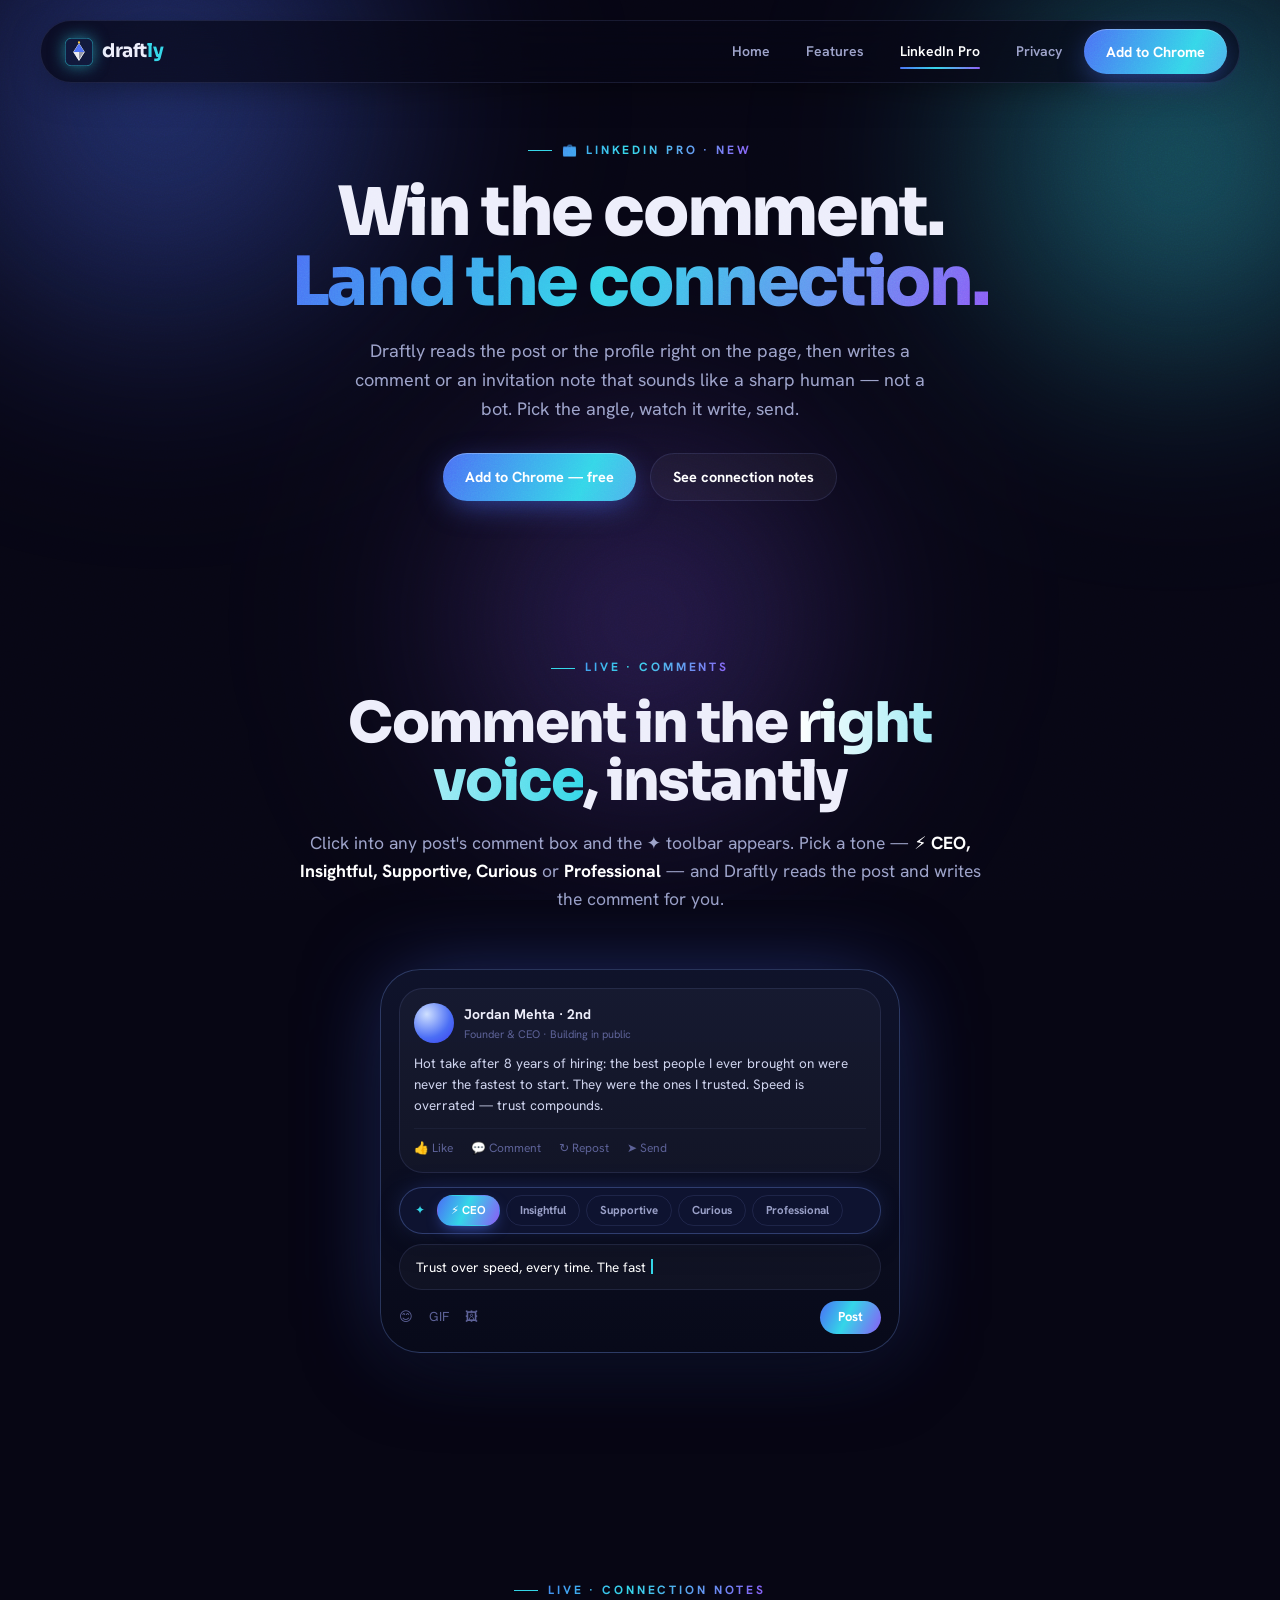
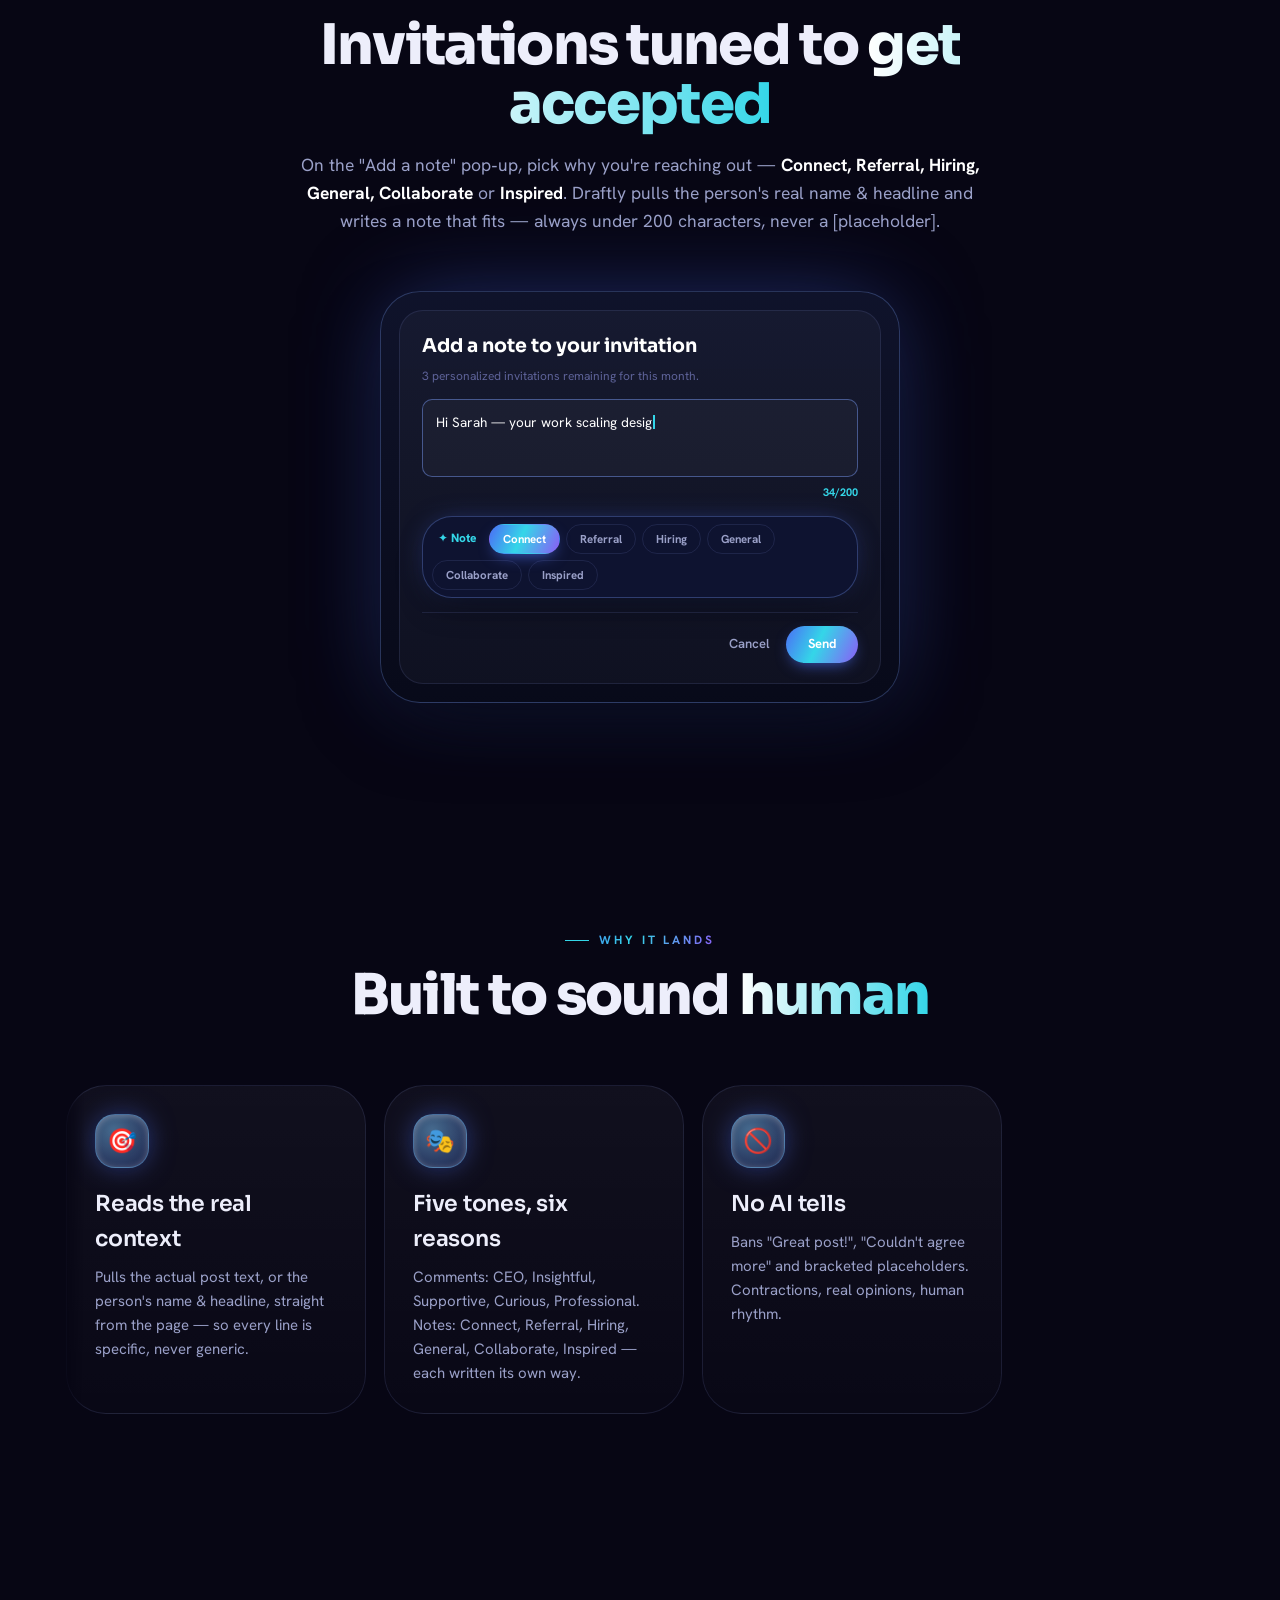
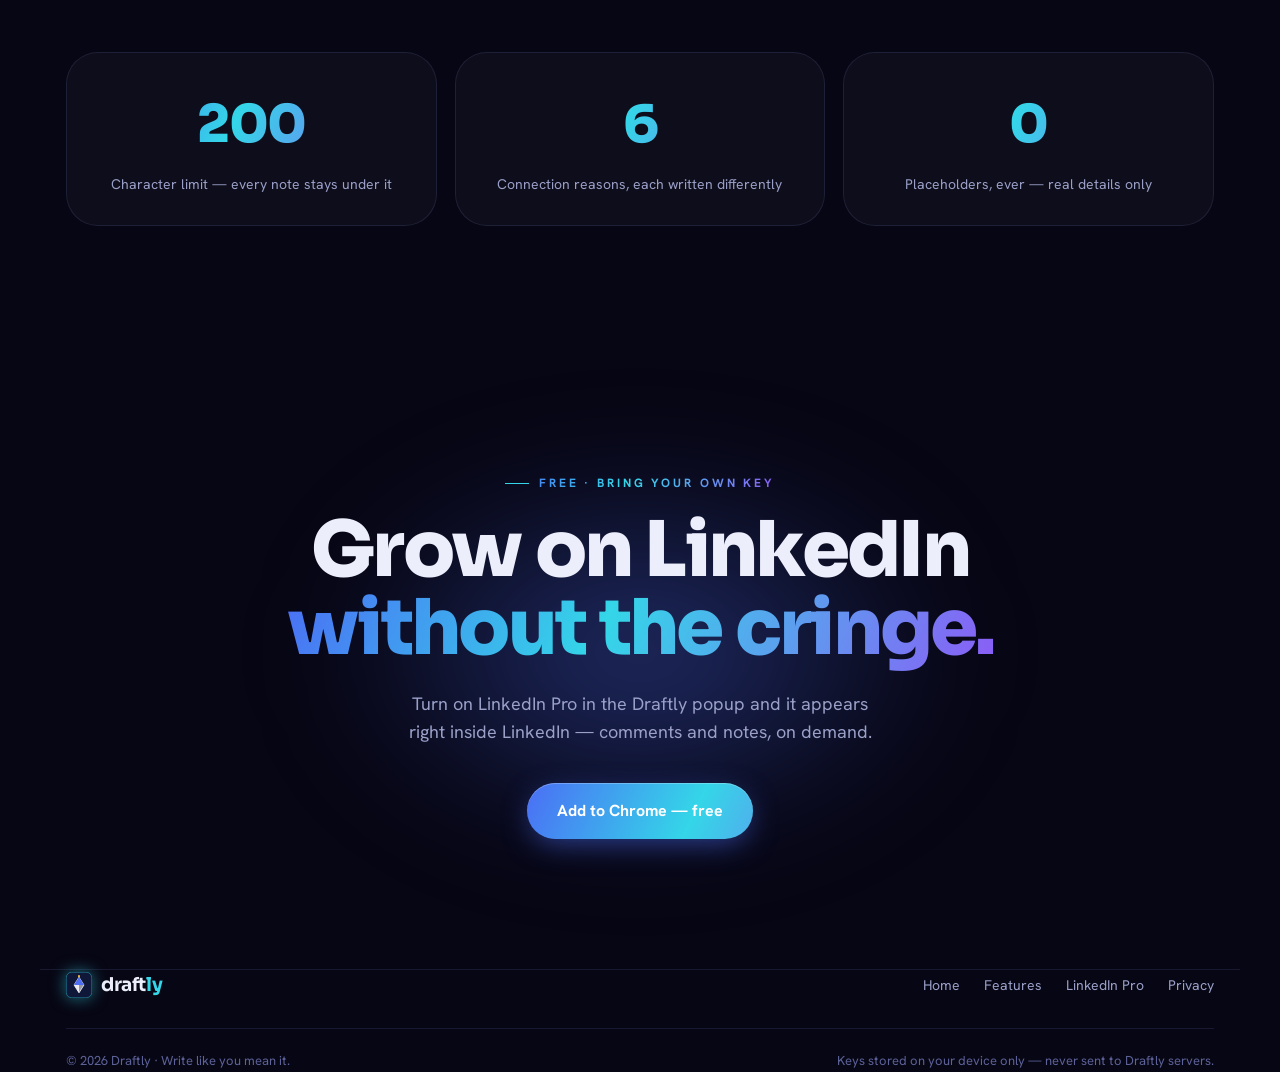
<file: linkedin.html>
<!DOCTYPE html>
<html lang="en">
<head>
<meta charset="UTF-8" />
<meta name="viewport" content="width=device-width, initial-scale=1" />
<title>Draftly LinkedIn Pro — comments & connections that get accepted</title>
<meta name="description" content="Draftly LinkedIn Pro writes sharp post comments by tone and personalised connection-request notes tuned to get accepted — right inside LinkedIn, under 200 characters, no placeholders." />
<link rel="icon" href="assets/draftly_favicon.svg" type="image/svg+xml" />
<link rel="preconnect" href="https://fonts.googleapis.com" />
<link rel="preconnect" href="https://fonts.gstatic.com" crossorigin />
<link href="https://fonts.googleapis.com/css2?family=Sora:wght@400;500;600;700;800&family=Hanken+Grotesk:wght@400;500;600;700&display=swap" rel="stylesheet" />
<link rel="stylesheet" href="style.css" />
</head>
<body>
<div class="aurora"><i class="a1"></i><i class="a2"></i><i class="a3"></i></div>
<svg width="0" height="0" style="position:absolute"><symbol id="nib" viewBox="0 0 200 200"><rect x="2" y="2" width="196" height="196" rx="42" fill="#10183a" stroke="#34d6e8" stroke-width="3"/><polygon points="100,40 138,100 100,160 62,100" fill="none" stroke="#fff" stroke-width="6"/><polygon points="100,40 138,100 100,100 62,100" fill="#4B6EF5"/><polygon points="62,100 100,100 100,160" fill="#fff" opacity=".92"/><polygon points="100,100 138,100 100,160" fill="#fff" opacity=".55"/><circle cx="100" cy="32" r="8" fill="#F5C542"/></symbol></svg>

<header>
  <nav>
    <a class="brand" href="index.html"><svg><use href="#nib"/></svg>draft<span class="ly">ly</span></a>
    <button class="nav-toggle" aria-label="Menu" onclick="toggleNav()">☰</button>
    <div class="nav-links" id="nl">
      <a class="lnk" href="index.html">Home</a>
      <a class="lnk" href="features.html">Features</a>
      <a class="lnk active" href="linkedin.html">LinkedIn Pro</a>
      <a class="lnk" href="privacy.html">Privacy</a>
      <a class="btn btn-primary" href="index.html#get">Add to Chrome</a>
    </div>
  </nav>
</header>

<main>
  <!-- HEAD -->
  <section class="wrap page-head">
    <span class="eyebrow reveal in" style="display:inline-flex">💼 LinkedIn Pro · New</span>
    <h1 class="reveal in" data-d="1">Win the comment.<br><span class="grad-aur">Land the connection.</span></h1>
    <p class="reveal in" data-d="2">Draftly reads the post or the profile right on the page, then writes a comment or an invitation note that sounds like a sharp human — not a bot. Pick the angle, watch it write, send.</p>
    <div class="hero-cta reveal in" data-d="3" style="margin-top:30px"><a class="btn btn-primary" href="index.html#get">Add to Chrome — free</a><a class="btn btn-ghost" href="#note">See connection notes</a></div>
  </section>

  <!-- LIVE COMMENT DEMO -->
  <section class="wrap sec">
    <div class="shead reveal"><span class="eyebrow">Live · comments</span><h2>Comment in the <span class="grad">right voice</span>, instantly</h2><p>Click into any post's comment box and the ✦ toolbar appears. Pick a tone — <b style="color:#fff">⚡ CEO, Insightful, Supportive, Curious</b> or <b style="color:#fff">Professional</b> — and Draftly reads the post and writes the comment for you.</p></div>
    <div class="li-demo reveal" data-d="1">
      <div class="li-post">
        <div class="li-top"><div class="li-av"></div><div><div class="li-name">Jordan Mehta · 2nd</div><div class="li-sub">Founder &amp; CEO · Building in public</div></div></div>
        <div class="li-postbody">Hot take after 8 years of hiring: the best people I ever brought on were never the fastest to start. They were the ones I trusted. Speed is overrated — trust compounds.</div>
        <div class="li-actions"><span>👍 Like</span><span>💬 Comment</span><span>↻ Repost</span><span>➤ Send</span></div>
      </div>
      <!-- Draftly tone toolbar — appears over the comment box -->
      <div class="li-tonebar" id="li-tones">
        <span class="li-nib">✦</span>
        <span class="li-tone on" data-tone="ceo">⚡ CEO</span>
        <span class="li-tone" data-tone="insightful">Insightful</span>
        <span class="li-tone" data-tone="supportive">Supportive</span>
        <span class="li-tone" data-tone="curious">Curious</span>
        <span class="li-tone" data-tone="professional">Professional</span>
      </div>
      <!-- LinkedIn comment box, filled live -->
      <div class="li-commentbox"><span id="li-out"></span><span class="li-cph" id="li-ph">Add a comment…</span></div>
      <div class="li-cmt-actions"><span>😊</span><span>GIF</span><span>🖼</span><span class="grow"></span><span class="post">Post</span></div>
    </div>
  </section>

  <!-- LIVE NOTE DEMO -->
  <section class="wrap sec" id="note">
    <div class="shead reveal"><span class="eyebrow">Live · connection notes</span><h2>Invitations tuned to <span class="grad">get accepted</span></h2><p>On the "Add a note" pop‑up, pick why you're reaching out — <b style="color:#fff">Connect, Referral, Hiring, General, Collaborate</b> or <b style="color:#fff">Inspired</b>. Draftly pulls the person's real name &amp; headline and writes a note that fits — always under 200 characters, never a [placeholder].</p></div>
    <div class="li-demo li-invite reveal" data-d="1">
      <div class="inv-card">
        <div class="inv-title">Add a note to your invitation</div>
        <div class="inv-sub">3 personalized invitations remaining for this month.</div>
        <div class="inv-textarea"><span id="note-out"></span><span class="inv-ph" id="note-ph">Ex: We know each other from…</span></div>
        <div class="inv-count" id="note-count">0/200</div>
        <!-- Draftly note reason bar -->
        <div class="li-tonebar" id="note-reasons" style="margin-bottom:0">
          <span class="li-nib">✦ Note</span>
          <span class="li-tone on" data-reason="connect">Connect</span>
          <span class="li-tone" data-reason="referral">Referral</span>
          <span class="li-tone" data-reason="hiring">Hiring</span>
          <span class="li-tone" data-reason="general">General</span>
          <span class="li-tone" data-reason="collaborate">Collaborate</span>
          <span class="li-tone" data-reason="inspired">Inspired</span>
        </div>
        <div class="inv-foot"><span class="inv-cancel">Cancel</span><span class="inv-send">Send</span></div>
      </div>
    </div>
  </section>

  <!-- HOW IT THINKS -->
  <section class="wrap sec">
    <div class="shead reveal"><span class="eyebrow">Why it lands</span><h2>Built to sound <span class="grad">human</span></h2></div>
    <div class="cards">
      <div class="card reveal" data-d="1"><div class="ic">🎯</div><h3>Reads the real context</h3><p>Pulls the actual post text, or the person's name &amp; headline, straight from the page — so every line is specific, never generic.</p></div>
      <div class="card reveal" data-d="2"><div class="ic">🎭</div><h3>Five tones, six reasons</h3><p>Comments: CEO, Insightful, Supportive, Curious, Professional. Notes: Connect, Referral, Hiring, General, Collaborate, Inspired — each written its own way.</p></div>
      <div class="card reveal" data-d="3"><div class="ic">🚫</div><h3>No AI tells</h3><p>Bans "Great post!", "Couldn't agree more" and bracketed placeholders. Contractions, real opinions, human rhythm.</p></div>
    </div>
  </section>

  <!-- STATS -->
  <section class="wrap sec">
    <div class="stats">
      <div class="stat reveal" data-d="1"><div class="n"><span data-count="200" data-suffix="">0</span></div><div class="l">Character limit — every note stays under it</div></div>
      <div class="stat reveal" data-d="2"><div class="n"><span data-count="6" data-suffix="">0</span></div><div class="l">Connection reasons, each written differently</div></div>
      <div class="stat reveal" data-d="3"><div class="n"><span data-count="0" data-suffix="">0</span></div><div class="l">Placeholders, ever — real details only</div></div>
    </div>
  </section>

  <!-- FINAL -->
  <section class="wrap final" id="get">
    <div class="final-bloom"></div>
    <span class="eyebrow reveal" style="justify-content:center;position:relative;z-index:2">Free · Bring your own key</span>
    <h2 class="reveal" data-d="1" style="margin-top:18px">Grow on LinkedIn<br><span class="grad-aur">without the cringe.</span></h2>
    <p class="reveal" data-d="2">Turn on LinkedIn Pro in the Draftly popup and it appears right inside LinkedIn — comments and notes, on demand.</p>
    <a class="btn btn-primary reveal" data-d="3" href="index.html#get" style="padding:15px 30px;font-size:16px">Add to Chrome — free</a>
  </section>
</main>

<footer class="wrap">
  <div class="foot">
    <a class="brand" href="index.html"><svg style="width:26px;height:26px"><use href="#nib"/></svg>draft<span class="ly">ly</span></a>
    <div class="foot-links"><a href="index.html">Home</a><a href="features.html">Features</a><a href="linkedin.html">LinkedIn Pro</a><a href="privacy.html">Privacy</a></div>
  </div>
  <div class="foot-copy"><span>© 2026 Draftly · Write like you mean it.</span><span>Keys stored on your device only — never sent to Draftly servers.</span></div>
</footer>
<script src="app.js"></script>
</body>
</html>
</file>
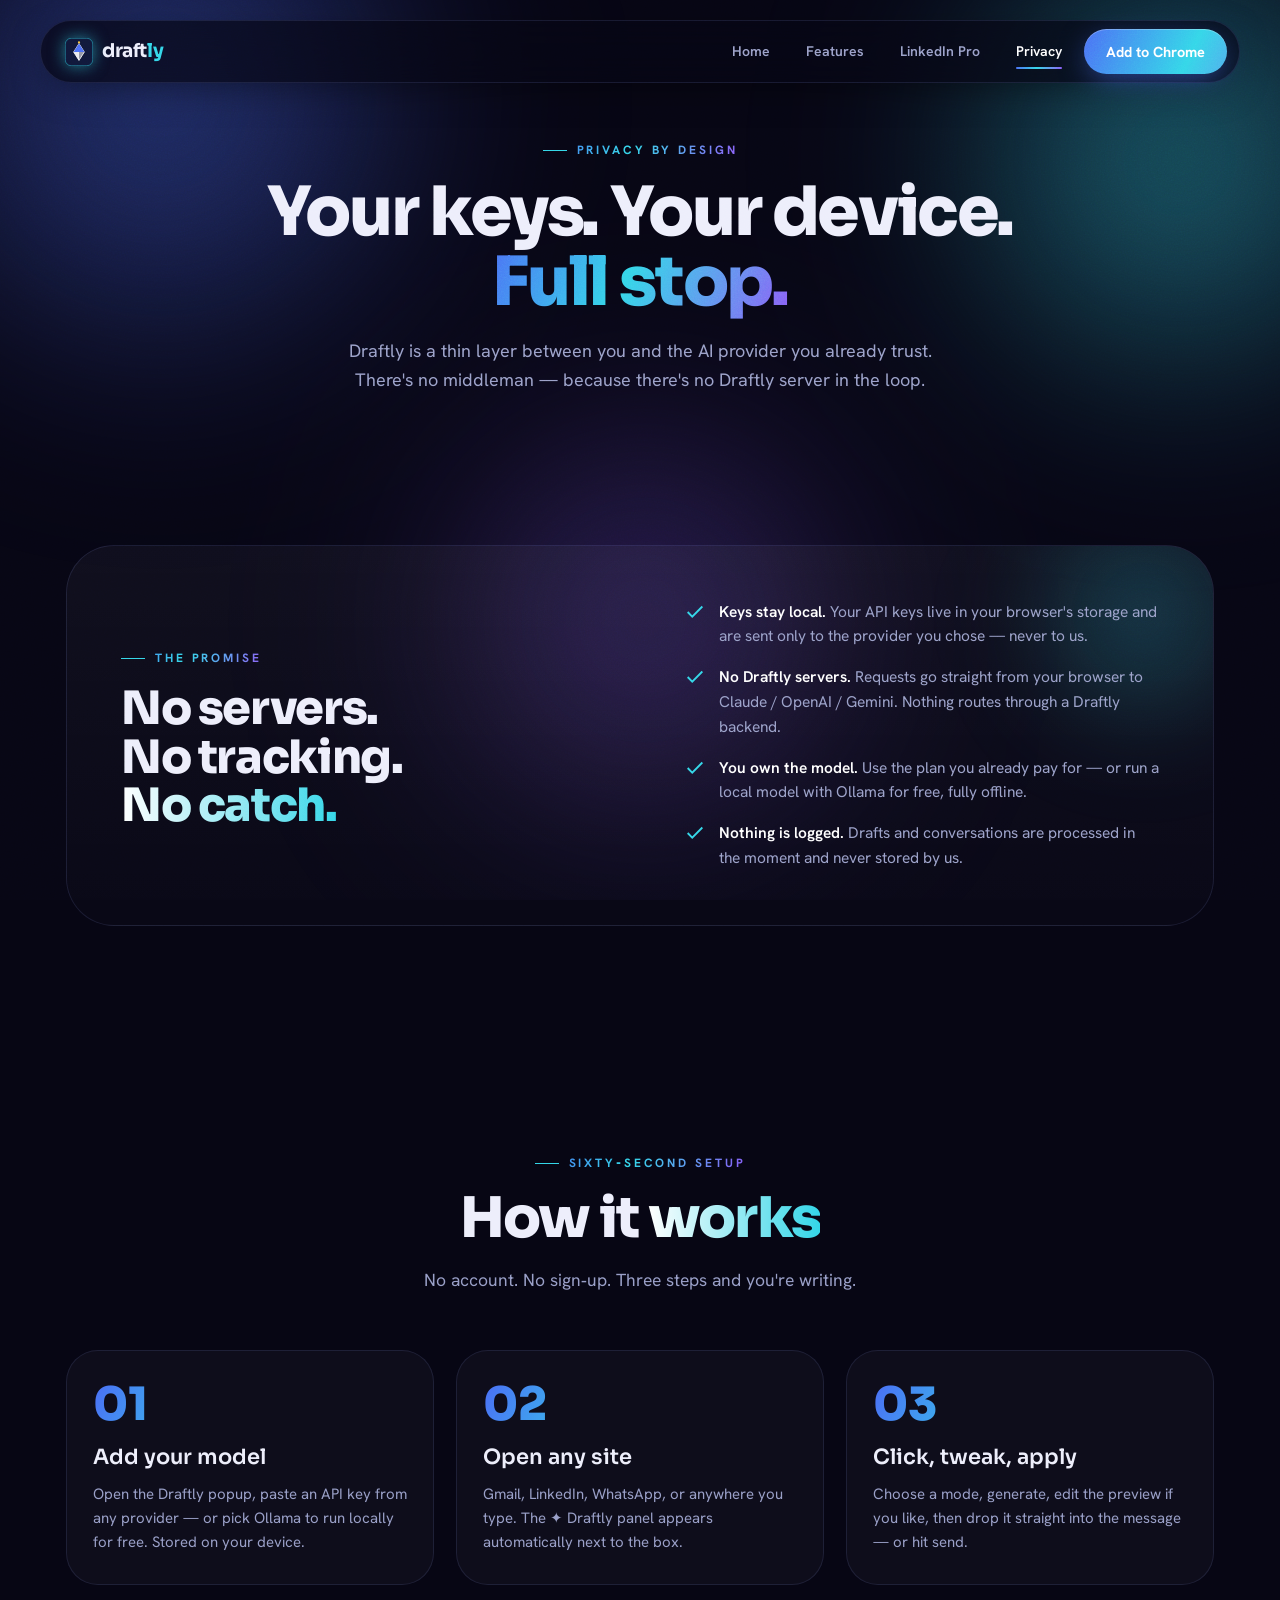
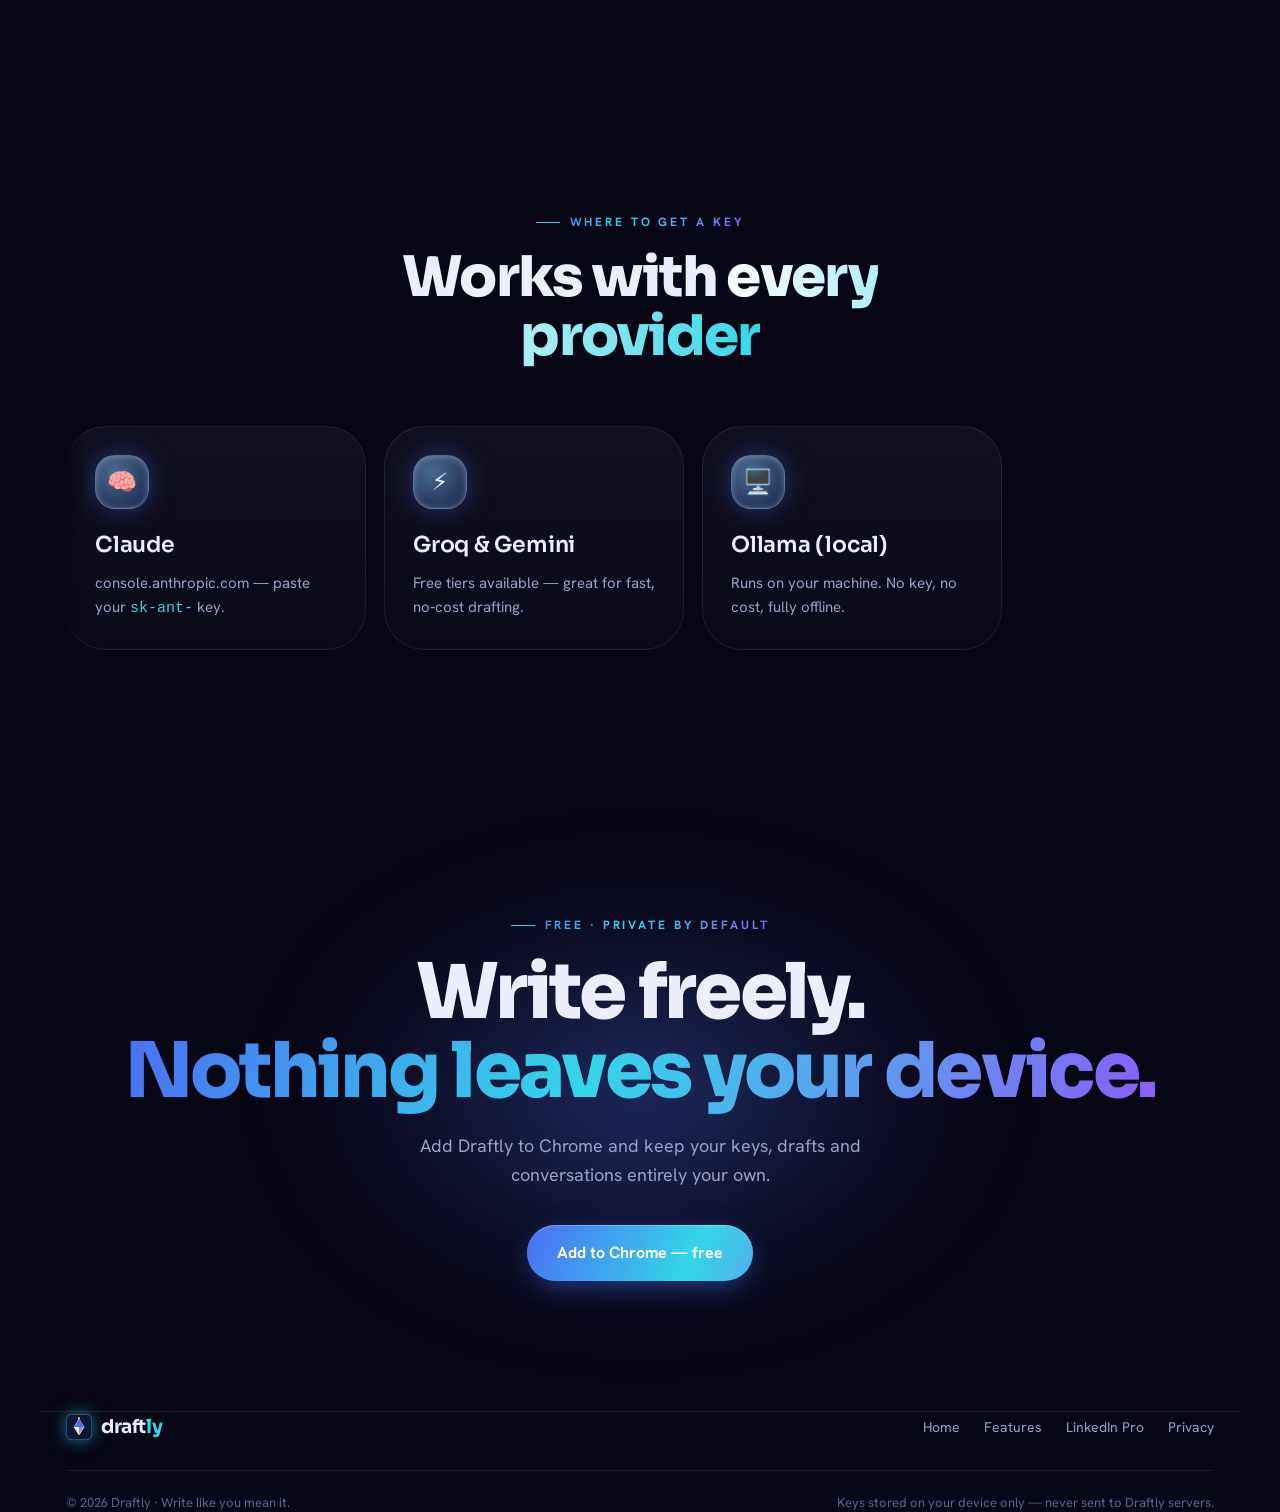
<file: privacy.html>
<!DOCTYPE html>
<html lang="en">
<head>
<meta charset="UTF-8" />
<meta name="viewport" content="width=device-width, initial-scale=1" />
<title>Draftly — Privacy & Setup</title>
<meta name="description" content="Draftly stores your API keys on your device only and never routes anything through its own servers. Plus a 60-second setup guide." />
<link rel="icon" href="assets/draftly_favicon.svg" type="image/svg+xml" />
<link rel="preconnect" href="https://fonts.googleapis.com" />
<link rel="preconnect" href="https://fonts.gstatic.com" crossorigin />
<link href="https://fonts.googleapis.com/css2?family=Sora:wght@400;500;600;700;800&family=Hanken+Grotesk:wght@400;500;600;700&display=swap" rel="stylesheet" />
<link rel="stylesheet" href="style.css" />
</head>
<body>
<div class="aurora"><i class="a1"></i><i class="a2"></i><i class="a3"></i></div>
<svg width="0" height="0" style="position:absolute"><symbol id="nib" viewBox="0 0 200 200"><rect x="2" y="2" width="196" height="196" rx="42" fill="#10183a" stroke="#34d6e8" stroke-width="3"/><polygon points="100,40 138,100 100,160 62,100" fill="none" stroke="#fff" stroke-width="6"/><polygon points="100,40 138,100 100,100 62,100" fill="#4B6EF5"/><polygon points="62,100 100,100 100,160" fill="#fff" opacity=".92"/><polygon points="100,100 138,100 100,160" fill="#fff" opacity=".55"/><circle cx="100" cy="32" r="8" fill="#F5C542"/></symbol></svg>

<header>
  <nav>
    <a class="brand" href="index.html"><svg><use href="#nib"/></svg>draft<span class="ly">ly</span></a>
    <button class="nav-toggle" aria-label="Menu" onclick="toggleNav()">☰</button>
    <div class="nav-links" id="nl">
      <a class="lnk" href="index.html">Home</a>
      <a class="lnk" href="features.html">Features</a>
      <a class="lnk" href="linkedin.html">LinkedIn Pro</a>
      <a class="lnk active" href="privacy.html">Privacy</a>
      <a class="btn btn-primary" href="index.html#get">Add to Chrome</a>
    </div>
  </nav>
</header>

<main>
  <section class="wrap page-head">
    <span class="eyebrow reveal in" style="display:inline-flex">Privacy by design</span>
    <h1 class="reveal in" data-d="1">Your keys. Your device.<br><span class="grad-aur">Full stop.</span></h1>
    <p class="reveal in" data-d="2">Draftly is a thin layer between you and the AI provider you already trust. There's no middleman — because there's no Draftly server in the loop.</p>
  </section>

  <section class="wrap sec">
    <div class="privacy reveal">
      <div class="pb"></div>
      <div>
        <span class="eyebrow">The promise</span>
        <h2 style="margin-top:16px">No servers.<br>No tracking.<br><span class="grad">No catch.</span></h2>
      </div>
      <ul>
        <li><svg viewBox="0 0 24 24" fill="none" stroke="currentColor" stroke-width="2"><path d="M20 6L9 17l-5-5"/></svg><span><b>Keys stay local.</b> Your API keys live in your browser's storage and are sent only to the provider you chose — never to us.</span></li>
        <li><svg viewBox="0 0 24 24" fill="none" stroke="currentColor" stroke-width="2"><path d="M20 6L9 17l-5-5"/></svg><span><b>No Draftly servers.</b> Requests go straight from your browser to Claude / OpenAI / Gemini. Nothing routes through a Draftly backend.</span></li>
        <li><svg viewBox="0 0 24 24" fill="none" stroke="currentColor" stroke-width="2"><path d="M20 6L9 17l-5-5"/></svg><span><b>You own the model.</b> Use the plan you already pay for — or run a local model with Ollama for free, fully offline.</span></li>
        <li><svg viewBox="0 0 24 24" fill="none" stroke="currentColor" stroke-width="2"><path d="M20 6L9 17l-5-5"/></svg><span><b>Nothing is logged.</b> Drafts and conversations are processed in the moment and never stored by us.</span></li>
      </ul>
    </div>
  </section>

  <!-- SETUP -->
  <section class="wrap sec" id="setup">
    <div class="shead reveal"><span class="eyebrow">Sixty‑second setup</span><h2>How it <span class="grad">works</span></h2><p>No account. No sign‑up. Three steps and you're writing.</p></div>
    <div class="steps">
      <div class="step reveal" data-d="1"><h4>Add your model</h4><p>Open the Draftly popup, paste an API key from any provider — or pick Ollama to run locally for free. Stored on your device.</p></div>
      <div class="step reveal" data-d="2"><h4>Open any site</h4><p>Gmail, LinkedIn, WhatsApp, or anywhere you type. The ✦ Draftly panel appears automatically next to the box.</p></div>
      <div class="step reveal" data-d="3"><h4>Click, tweak, apply</h4><p>Choose a mode, generate, edit the preview if you like, then drop it straight into the message — or hit send.</p></div>
    </div>
  </section>

  <!-- KEYS -->
  <section class="wrap sec">
    <div class="shead reveal"><span class="eyebrow">Where to get a key</span><h2>Works with <span class="grad">every provider</span></h2></div>
    <div class="cards">
      <div class="card reveal" data-d="1"><div class="ic">🧠</div><h3>Claude</h3><p>console.anthropic.com — paste your <code style="color:var(--cyan)">sk‑ant‑</code> key.</p></div>
      <div class="card reveal" data-d="2"><div class="ic">⚡</div><h3>Groq &amp; Gemini</h3><p>Free tiers available — great for fast, no‑cost drafting.</p></div>
      <div class="card reveal" data-d="3"><div class="ic">🖥️</div><h3>Ollama (local)</h3><p>Runs on your machine. No key, no cost, fully offline.</p></div>
    </div>
  </section>

  <section class="wrap final" id="get">
    <div class="final-bloom"></div>
    <span class="eyebrow reveal" style="justify-content:center;position:relative;z-index:2">Free · Private by default</span>
    <h2 class="reveal" data-d="1" style="margin-top:18px">Write freely.<br><span class="grad-aur">Nothing leaves your device.</span></h2>
    <p class="reveal" data-d="2">Add Draftly to Chrome and keep your keys, drafts and conversations entirely your own.</p>
    <a class="btn btn-primary reveal" data-d="3" href="index.html#get" style="padding:15px 30px;font-size:16px">Add to Chrome — free</a>
  </section>
</main>

<footer class="wrap">
  <div class="foot">
    <a class="brand" href="index.html"><svg style="width:26px;height:26px"><use href="#nib"/></svg>draft<span class="ly">ly</span></a>
    <div class="foot-links"><a href="index.html">Home</a><a href="features.html">Features</a><a href="linkedin.html">LinkedIn Pro</a><a href="privacy.html">Privacy</a></div>
  </div>
  <div class="foot-copy"><span>© 2026 Draftly · Write like you mean it.</span><span>Keys stored on your device only — never sent to Draftly servers.</span></div>
</footer>
<script src="app.js"></script>
</body>
</html>
</file>
<file: style.css>
/* ════════════════════════════════════════════════════════════════════
   Draftly — Aurora Noir design system (shared across all pages)
   Fonts are loaded via <link> in each page's <head> (not @import here),
   for maximum compatibility with sandboxed previews & strict CSP.
   ════════════════════════════════════════════════════════════════════ */
:root{
  --bg:#070614; --bg-2:#0c0b1f;
  --blue:#4b6ef5; --cyan:#34d6e8; --violet:#8b5cf6; --indigo:#3a3df0;
  --gold:#f5c542;
  --text:#edeefb; --muted:#9aa0c8; --faint:#5d6298;
  --line:rgba(150,160,255,.12); --line-2:rgba(150,160,255,.06);
  --maxw:1200px;
  --display:'Sora',system-ui,sans-serif; --body:'Hanken Grotesk',system-ui,sans-serif;
  --aurora:linear-gradient(115deg,var(--blue),var(--cyan) 45%,var(--violet));
}
*{box-sizing:border-box;margin:0;padding:0}
html{scroll-behavior:smooth}
body{font-family:var(--body);background:var(--bg);color:var(--text);line-height:1.6;-webkit-font-smoothing:antialiased;overflow-x:hidden}
::selection{background:var(--cyan);color:#06121a}
a{color:inherit;text-decoration:none}
svg{display:block}

/* ── animated aurora background ── */
.aurora{position:fixed;inset:0;z-index:0;pointer-events:none;overflow:hidden}
.aurora i{position:absolute;border-radius:50%;filter:blur(90px);opacity:.5;mix-blend-mode:screen}
.aurora .a1{width:640px;height:640px;background:radial-gradient(circle,var(--blue),transparent 70%);top:-220px;left:-160px;animation:drift1 35s ease-in-out infinite}
.aurora .a2{width:560px;height:560px;background:radial-gradient(circle,var(--cyan),transparent 70%);top:-120px;right:-180px;animation:drift2 42s ease-in-out infinite}
.aurora .a3{width:520px;height:520px;background:radial-gradient(circle,var(--violet),transparent 70%);top:40%;left:30%;animation:drift3 48s ease-in-out infinite;opacity:.35}
@keyframes drift1{50%{transform:translate(100px,80px) scale(1.05)}}
@keyframes drift2{50%{transform:translate(-80px,100px) scale(1.05)}}
@keyframes drift3{50%{transform:translate(-100px,-80px) scale(1.1)}}
/* tactile paper-grain overlay — analog texture over the flat gradients */
body::after{content:"";position:fixed;inset:0;z-index:9999;pointer-events:none;opacity:.18;mix-blend-mode:overlay;
  background-image:url("data:image/svg+xml,%3Csvg xmlns='http://www.w3.org/2000/svg' width='200' height='200'%3E%3Cfilter id='n'%3E%3CfeTurbulence type='fractalNoise' baseFrequency='.7' numOctaves='4' stitchTiles='stitch'/%3E%3C/filter%3E%3Crect width='100%25' height='100%25' filter='url(%23n)'/%3E%3C/svg%3E")}

.wrap{max-width:var(--maxw);margin:0 auto;padding:0 26px;position:relative;z-index:2}
section{position:relative;z-index:2}
.eyebrow{font-family:var(--body);font-size:12px;font-weight:700;letter-spacing:.24em;text-transform:uppercase;
  background:var(--aurora);-webkit-background-clip:text;background-clip:text;color:transparent;
  display:inline-flex;align-items:center;gap:10px}
.eyebrow::before{content:"";width:24px;height:1px;background:var(--cyan)}
.grad{background:linear-gradient(90deg,#fff,var(--cyan));-webkit-background-clip:text;background-clip:text;color:transparent}
.grad-aur{background:var(--aurora);-webkit-background-clip:text;background-clip:text;color:transparent}

/* ── nav (floating pill) ── */
header{position:sticky;top:20px;z-index:100;padding:0 26px}
nav{max-width:var(--maxw);margin:0 auto;padding:8px 12px 8px 24px;display:flex;align-items:center;gap:26px;
  background:rgba(7,6,20,.7);backdrop-filter:blur(20px);border:1px solid var(--line);border-radius:9999px;
  box-shadow:0 10px 40px -14px rgba(0,0,0,.6)}
.brand{display:flex;align-items:center;gap:0;font-family:var(--display);font-weight:700;font-size:19px;letter-spacing:-.02em}
.brand .ly{color:var(--cyan)}
.brand svg{width:28px;height:28px;flex-shrink:0;margin-right:9px;filter:drop-shadow(0 0 8px rgba(52,214,232,.55))}
.nav-links{margin-left:auto;display:flex;align-items:center;gap:8px}
.nav-links a.lnk{font-size:14px;font-weight:600;color:var(--muted);transition:color .2s,background .2s;padding:8px 14px;border-radius:9999px;position:relative}
.nav-links a.lnk:hover{color:#fff;background:rgba(255,255,255,.04)}
.nav-links a.lnk.active{color:#fff}
.nav-links a.lnk.active::after{content:"";position:absolute;left:14px;right:14px;bottom:2px;height:2px;border-radius:2px;background:var(--aurora)}
.btn{font-family:var(--body);font-weight:700;font-size:14.5px;cursor:pointer;border:none;border-radius:2rem;
  padding:11px 22px;display:inline-flex;align-items:center;gap:9px;transition:transform .18s,box-shadow .18s;white-space:nowrap;position:relative;overflow:hidden}
.btn-primary{background:var(--aurora);background-size:160% 160%;color:#fff;animation:auroraShift 6s ease infinite;
  box-shadow:0 8px 30px -6px rgba(75,110,245,.6),inset 0 1px 0 rgba(255,255,255,.25)}
@keyframes auroraShift{0%,100%{background-position:0% 50%}50%{background-position:100% 50%}}
.btn-primary:hover{transform:translateY(-2px);box-shadow:0 16px 44px -6px rgba(52,214,232,.7),inset 0 1px 0 rgba(255,255,255,.25)}
.btn-primary::after{content:"";position:absolute;top:0;left:-120%;width:60%;height:100%;
  background:linear-gradient(90deg,transparent,rgba(255,255,255,.4),transparent);transform:skewX(-20deg);transition:left .6s}
.btn-primary:hover::after{left:140%}
.btn-ghost{background:rgba(255,255,255,.04);color:#fff;border:1px solid var(--line)}
.btn-ghost:hover{border-color:rgba(52,214,232,.5);background:rgba(52,214,232,.06)}
.nav-toggle{display:none}

/* ── hero ── */
.hero{text-align:center;padding-top:84px;padding-bottom:60px;position:relative}
.hero .eyebrow{justify-content:center}
.hero h1{font-family:var(--display);font-weight:800;font-size:clamp(44px,7.2vw,88px);line-height:1.0;letter-spacing:-.04em;margin:22px auto 0;max-width:15ch}
.lede{font-size:19px;color:var(--muted);max-width:580px;margin:24px auto 34px;line-height:1.62}
.lede b{color:#fff;font-weight:600}
.hero-cta{display:flex;gap:14px;justify-content:center;flex-wrap:wrap}
.trust{margin-top:24px;font-size:13.5px;color:var(--faint);display:flex;gap:9px;align-items:center;justify-content:center}
.trust svg{width:16px;height:16px;color:var(--cyan)}
.page-head{text-align:center;padding-top:70px;padding-bottom:40px}
.page-head h1{font-family:var(--display);font-weight:800;font-size:clamp(38px,5.6vw,68px);line-height:1.02;letter-spacing:-.035em;margin:18px auto 0;max-width:16ch}
.page-head p{color:var(--muted);font-size:18px;max-width:600px;margin:20px auto 0}

/* ── floating orbs + device ── */
.stage{position:relative;margin:54px auto 0;max-width:580px;z-index:2}
.orb{position:absolute;border-radius:50%;z-index:3;display:flex;align-items:center;justify-content:center;font-weight:800;color:#fff;font-family:var(--display);
  background:radial-gradient(circle at 32% 28%,#cfe0ff,var(--blue) 45%,var(--indigo) 85%);
  box-shadow:0 0 40px rgba(75,110,245,.6),inset 0 2px 8px rgba(255,255,255,.5)}
.orb.o1{width:62px;height:62px;left:-44px;top:64px;font-size:12px;animation:float 6s ease-in-out infinite}
.orb.o2{width:46px;height:46px;right:-30px;top:26px;font-size:10px;animation:float 7s ease-in-out infinite .8s;background:radial-gradient(circle at 32% 28%,#bff1f8,var(--cyan) 45%,#0e7490 85%)}
.orb.o3{width:52px;height:52px;right:-18px;bottom:54px;font-size:11px;animation:float 5.5s ease-in-out infinite .4s;background:radial-gradient(circle at 32% 28%,#e7d9ff,var(--violet) 45%,#5b21b6 85%)}
.orb.o4{width:38px;height:38px;left:-12px;bottom:30px;font-size:9px;animation:float 6.5s ease-in-out infinite 1.1s}
@keyframes float{0%,100%{transform:translateY(0)}50%{transform:translateY(-16px)}}

.device{position:relative;z-index:2;background:linear-gradient(180deg,rgba(22,24,52,.92),rgba(9,10,26,.96));
  border:1px solid rgba(124,160,255,.26);border-radius:3rem;padding:16px;
  box-shadow:0 0 0 1px rgba(75,110,245,.16),0 30px 80px -20px rgba(0,0,0,.8),0 0 90px -10px rgba(75,110,245,.5)}
.dev-head{display:flex;align-items:center;gap:9px;padding:4px 6px 14px;border-bottom:1px solid var(--line)}
.dev-head .b{display:flex;align-items:center;gap:7px;font-family:var(--display);font-weight:700;font-size:14px}
.dev-head .b .ly{color:var(--cyan)}.dev-head svg{width:18px;height:18px}
.pbadge{font-size:9px;font-weight:800;letter-spacing:.08em;text-transform:uppercase;color:var(--faint);border:1px solid var(--line);border-radius:5px;padding:2px 7px}
.pdots{margin-left:auto;display:flex;gap:6px}.pdots i{width:9px;height:9px;border-radius:50%;background:#222a4d}
.modes{display:flex;gap:7px;padding:14px 4px 12px;flex-wrap:wrap}
.mode{font-size:11.5px;font-weight:700;padding:6px 13px;border-radius:9999px;border:1px solid var(--line);color:var(--muted);transition:.25s}
.mode.on{background:var(--aurora);color:#fff;border-color:transparent;box-shadow:0 6px 18px -6px rgba(75,110,245,.8)}

/* ── live rewrite demo (hero) ── */
.demo-cmp{padding:4px}
.demo-row{padding:12px 14px;border-radius:1.5rem;font-size:13.5px;line-height:1.5;text-align:left;min-height:64px}
.demo-bad{background:rgba(255,255,255,.025);border:1px solid var(--line);color:var(--faint);transition:opacity .4s}
.demo-arrow{display:flex;justify-content:center;color:var(--cyan);font-size:18px;margin:8px 0}
.demo-good{background:linear-gradient(180deg,rgba(52,214,232,.14),rgba(75,110,245,.06));border:1px solid rgba(52,214,232,.45);color:#fff;box-shadow:0 0 30px -8px rgba(52,214,232,.55)}
.demo-tag{font-size:9.5px;font-weight:800;letter-spacing:.1em;text-transform:uppercase;display:block;margin-bottom:6px}
.demo-bad .demo-tag{color:var(--faint)}.demo-good .demo-tag{color:var(--cyan)}
.caret{display:inline-block;width:2px;height:1.05em;background:var(--cyan);margin-left:1px;vertical-align:-2px;animation:blink 1s step-end infinite}
@keyframes blink{50%{opacity:0}}

/* ── marquee ── */
.providers{padding-top:42px;padding-bottom:36px;border-top:1px solid var(--line-2);margin-top:60px}
.prov-label{text-align:center;font-size:11.5px;font-weight:700;letter-spacing:.2em;text-transform:uppercase;color:var(--faint);margin-bottom:20px}
.marquee{overflow:hidden;-webkit-mask-image:linear-gradient(90deg,transparent,#000 12%,#000 88%,transparent);mask-image:linear-gradient(90deg,transparent,#000 12%,#000 88%,transparent)}
.mq-track{display:flex;gap:46px;width:max-content;animation:scroll 30s linear infinite}
.marquee:hover .mq-track{animation-play-state:paused}
.mq-track span{font-family:var(--display);font-size:22px;font-weight:600;color:#5b649a;white-space:nowrap;display:flex;align-items:center;gap:46px}
.mq-track span::after{content:"";width:6px;height:6px;border-radius:50%;background:var(--cyan);box-shadow:0 0 10px var(--cyan)}
@keyframes scroll{to{transform:translateX(-50%)}}

/* ── section head ── */
.sec{padding-top:110px;padding-bottom:110px}
.shead{max-width:700px;margin:0 auto 56px;text-align:center}
.shead .eyebrow{justify-content:center}
.shead h2{font-family:var(--display);font-weight:800;font-size:clamp(32px,4.8vw,56px);line-height:1.05;letter-spacing:-.03em;margin:16px 0 0}
.shead p{color:var(--muted);font-size:17.5px;margin-top:18px}

/* ── glass cards w/ animated gradient border — horizontal scenario scroll ── */
.cards{display:flex;gap:18px;overflow-x:auto;padding:4px 4px 18px;margin-inline:-4px;
  scroll-snap-type:x proximity;-webkit-overflow-scrolling:touch;cursor:grab;
  -webkit-mask-image:linear-gradient(90deg,transparent,#000 2%,#000 92%,transparent);
          mask-image:linear-gradient(90deg,transparent,#000 2%,#000 92%,transparent)}
.cards.dragging{cursor:grabbing;scroll-snap-type:none}
.cards::-webkit-scrollbar{height:6px}
.cards::-webkit-scrollbar-thumb{background:var(--line);border-radius:3px}
@property --bd{syntax:'<angle>';inherits:false;initial-value:0deg}
.card{position:relative;flex:0 0 300px;scroll-snap-align:center;background:linear-gradient(180deg,rgba(255,255,255,.045),rgba(255,255,255,.012));
  border:1px solid var(--line);border-radius:2.5rem;padding:28px;overflow:hidden;transition:transform .3s,border-color .3s}
.card:hover{transform:translateY(-6px)}
.card::before{content:"";position:absolute;inset:0;border-radius:inherit;padding:1px;
  background:conic-gradient(from var(--bd),transparent,var(--cyan),var(--violet),transparent 38%);
  -webkit-mask:linear-gradient(#000 0 0) content-box,linear-gradient(#000 0 0);-webkit-mask-composite:xor;mask-composite:exclude;
  opacity:0;transition:opacity .35s}
.card:hover::before{opacity:1;animation:spinbd 3.2s linear infinite}
@keyframes spinbd{to{--bd:360deg}}
.card .ic{width:54px;height:54px;border-radius:1.25rem;display:flex;align-items:center;justify-content:center;font-size:24px;margin-bottom:18px;
  background:radial-gradient(circle at 35% 30%,rgba(124,197,255,.5),rgba(75,110,245,.22));
  border:1px solid rgba(124,197,255,.4);box-shadow:0 0 30px -6px rgba(75,110,245,.7),inset 0 1px 6px rgba(255,255,255,.3)}
.card h3{font-family:var(--display);font-size:22px;font-weight:600;letter-spacing:-.01em;margin-bottom:9px}
.card p{color:var(--muted);font-size:15px}
.card .new{position:absolute;top:20px;right:20px;font-size:10px;font-weight:800;letter-spacing:.1em;background:linear-gradient(180deg,var(--gold),#d9a417);color:#1b1f3b;padding:3px 9px;border-radius:20px}
.card.span2{grid-column:span 2;display:flex;gap:26px;align-items:center}
.card.span2 .ic{flex-shrink:0}

/* ── split words ── */
.split{display:grid;grid-template-columns:1fr auto 1fr;align-items:center;gap:30px;position:relative}
.split-bloom{position:absolute;top:50%;left:50%;transform:translate(-50%,-50%);width:480px;height:480px;background:radial-gradient(circle,rgba(75,110,245,.4),transparent 65%);filter:blur(60px);z-index:0}
.split .w{font-family:var(--display);font-weight:800;font-size:clamp(40px,7vw,92px);letter-spacing:-.04em;line-height:1;z-index:2}
.split .w.l{text-align:right;background:linear-gradient(90deg,var(--violet),#fff);-webkit-background-clip:text;background-clip:text;color:transparent}
.split .w.r{text-align:left;background:linear-gradient(90deg,#fff,var(--cyan));-webkit-background-clip:text;background-clip:text;color:transparent}
.split .w small{display:block;color:var(--faint);font-size:.3em;font-family:var(--body);font-weight:600;letter-spacing:0;margin-top:10px}
.mini-device{position:relative;z-index:2;width:240px;background:linear-gradient(180deg,rgba(22,24,52,.95),rgba(9,10,26,.98));border:1px solid rgba(124,160,255,.3);border-radius:3rem;padding:13px;box-shadow:0 0 70px -10px rgba(75,110,245,.7),0 30px 60px -20px rgba(0,0,0,.8)}
.md-bubble{padding:9px 12px;border-radius:12px;font-size:12px;margin-bottom:7px;line-height:1.4}
.md-them{background:rgba(255,255,255,.05);color:var(--muted)}
.md-you{background:var(--aurora);color:#fff;margin-left:22px}
.md-label{font-size:8.5px;font-weight:800;letter-spacing:.1em;text-transform:uppercase;color:var(--cyan);margin:4px 0 8px;display:block}

/* ── globe ── */
.globe-sec{text-align:center;position:relative;padding-top:110px;padding-bottom:110px}
.globe-wrap{position:relative;width:380px;height:380px;margin:48px auto 0}
.globe{position:absolute;inset:0;border-radius:50%;
  background:radial-gradient(circle at 50% 38%,rgba(52,214,232,.32),transparent 55%),radial-gradient(circle at 50% 50%,#0c1430,#05060e 72%);
  box-shadow:inset -20px -28px 60px rgba(0,0,0,.85),inset 18px 18px 50px rgba(75,110,245,.25),0 0 90px -10px rgba(52,214,232,.5);overflow:hidden}
.globe::before{content:"";position:absolute;inset:0;border-radius:50%;
  background-image:radial-gradient(rgba(124,197,255,.55) 1.1px,transparent 1.2px);background-size:15px 15px;
  -webkit-mask-image:radial-gradient(circle at 50% 45%,#000 52%,transparent 72%);mask-image:radial-gradient(circle at 50% 45%,#000 52%,transparent 72%);
  animation:gspin 26s linear infinite;opacity:.9}
@keyframes gspin{to{transform:rotate(360deg)}}
.g-ring{position:absolute;inset:-14px;border-radius:50%;border:1px solid rgba(124,160,255,.18)}
.g-chip{position:absolute;z-index:4;display:flex;align-items:center;gap:7px;padding:7px 12px 7px 8px;background:rgba(12,14,36,.86);border:1px solid rgba(124,160,255,.3);border-radius:30px;font-size:12px;font-weight:600;color:#fff;box-shadow:0 10px 30px -10px rgba(0,0,0,.8),0 0 24px -8px rgba(75,110,245,.6);backdrop-filter:blur(6px)}
.g-chip .e{font-size:15px}
.g-chip.c1{top:24px;left:-58px;animation:float 6s ease-in-out infinite}
.g-chip.c2{top:90px;right:-66px;animation:float 7s ease-in-out infinite .6s}
.g-chip.c3{bottom:74px;left:-44px;animation:float 6.4s ease-in-out infinite 1s}
.g-chip.c4{bottom:18px;right:-40px;animation:float 5.8s ease-in-out infinite .3s}
.globe-stat{margin-top:50px}
.globe-stat .num{font-family:var(--display);font-size:clamp(52px,9vw,110px);font-weight:800;line-height:1;letter-spacing:-.04em;background:linear-gradient(180deg,#fff,var(--cyan));-webkit-background-clip:text;background-clip:text;color:transparent}
.globe-stat .cap{color:var(--muted);font-size:17px;margin-top:10px;max-width:440px;margin-inline:auto}

/* ── stats row ── */
.stats{display:grid;grid-template-columns:repeat(3,1fr);gap:18px;text-align:center}
.stat{padding:30px 20px;border-radius:2rem;background:rgba(255,255,255,.03);border:1px solid var(--line)}
.stat .n{font-family:var(--display);font-weight:800;font-size:clamp(34px,5vw,52px);letter-spacing:-.03em;background:var(--aurora);-webkit-background-clip:text;background-clip:text;color:transparent}
.stat .l{color:var(--muted);font-size:14px;margin-top:6px}

/* ── before/after ── */
.flip{display:grid;grid-template-columns:1fr auto 1fr;gap:22px;align-items:stretch;max-width:960px;margin:0 auto}
.flip-card{border-radius:2rem;padding:30px;position:relative}
.flip-card.bad{background:rgba(255,255,255,.025);border:1px solid var(--line)}
.flip-card.good{background:linear-gradient(180deg,rgba(52,214,232,.12),rgba(75,110,245,.03));border:1px solid rgba(52,214,232,.4);box-shadow:0 0 50px -12px rgba(52,214,232,.45)}
.flip-card .tag{font-size:11px;font-weight:800;letter-spacing:.14em;text-transform:uppercase;display:flex;align-items:center;gap:8px;margin-bottom:18px}
.flip-card.bad .tag{color:var(--faint)}.flip-card.good .tag{color:var(--cyan)}
.flip-card .pill{font-size:9px;padding:2px 8px;border-radius:20px;letter-spacing:.06em}
.flip-card.bad .pill{background:rgba(154,163,200,.12);color:var(--muted)}.flip-card.good .pill{background:rgba(52,214,232,.15);color:var(--cyan)}
.flip-card p{font-size:17px;line-height:1.65}.flip-card.bad p{color:#787fa8;font-style:italic}.flip-card.good p{color:#fff}
.flip-mid{display:flex;align-items:center;justify-content:center}
.flip-mid div{width:48px;height:48px;border-radius:50%;background:var(--aurora);display:flex;align-items:center;justify-content:center;color:#fff;font-size:22px;box-shadow:0 0 30px -6px rgba(52,214,232,.9)}

/* ── steps ── */
.steps{display:grid;grid-template-columns:repeat(3,1fr);gap:22px;counter-reset:s}
.step{position:relative;padding:30px 26px;border-radius:2rem;background:rgba(255,255,255,.03);border:1px solid var(--line)}
.step::before{counter-increment:s;content:counter(s,decimal-leading-zero);font-family:var(--display);font-size:46px;font-weight:800;line-height:1;display:block;margin-bottom:14px;background:var(--aurora);-webkit-background-clip:text;background-clip:text;color:transparent}
.step h4{font-family:var(--display);font-size:21px;font-weight:600;margin-bottom:8px}
.step p{color:var(--muted);font-size:15px}

/* ── privacy ── */
.privacy{background:linear-gradient(180deg,rgba(255,255,255,.04),rgba(255,255,255,.01));border:1px solid var(--line);border-radius:3rem;padding:54px;display:grid;grid-template-columns:1.1fr 1fr;gap:40px;align-items:center;position:relative;overflow:hidden}
.privacy .pb{position:absolute;right:-80px;top:-80px;width:300px;height:300px;background:radial-gradient(circle,rgba(52,214,232,.3),transparent 65%);filter:blur(50px)}
.privacy h2{font-family:var(--display);font-size:clamp(30px,4vw,46px);font-weight:800;line-height:1.05;letter-spacing:-.03em}
.privacy ul{list-style:none;display:flex;flex-direction:column;gap:16px;position:relative;z-index:2}
.privacy li{display:flex;gap:13px;font-size:15.5px;color:var(--muted)}
.privacy li svg{width:22px;height:22px;color:var(--cyan);flex-shrink:0;margin-top:1px}
.privacy li b{color:#fff;font-weight:600}

/* ── final cta ── */
.final{text-align:center;padding-top:130px;padding-bottom:130px;position:relative}
.final-bloom{position:absolute;top:50%;left:50%;transform:translate(-50%,-50%);width:700px;height:420px;background:radial-gradient(ellipse,rgba(75,110,245,.4),transparent 65%);filter:blur(60px);z-index:0}
.final h2{font-family:var(--display);font-weight:800;font-size:clamp(40px,6vw,80px);line-height:1.02;letter-spacing:-.035em;position:relative;z-index:2}
.final p{color:var(--muted);font-size:18px;margin:22px auto 36px;max-width:480px;position:relative;z-index:2}
.final .btn{position:relative;z-index:2}

/* ── footer ── */
footer{border-top:1px solid var(--line);padding:46px 0 40px;position:relative;z-index:2}
.foot{display:flex;justify-content:space-between;align-items:center;gap:30px;flex-wrap:wrap}
.foot-links{display:flex;gap:24px;font-size:14px;color:var(--muted);flex-wrap:wrap}
.foot-links a:hover{color:#fff}
.foot-copy{width:100%;margin-top:28px;padding-top:22px;border-top:1px solid var(--line);display:flex;justify-content:space-between;gap:16px;flex-wrap:wrap;font-size:13px;color:var(--faint)}

/* ── reveal ── */
.reveal{opacity:0;transform:translateY(28px);transition:opacity .8s cubic-bezier(.2,.7,.2,1),transform .8s cubic-bezier(.2,.7,.2,1)}
.reveal.in{opacity:1;transform:none}
.reveal[data-d="1"]{transition-delay:.08s}.reveal[data-d="2"]{transition-delay:.16s}.reveal[data-d="3"]{transition-delay:.24s}.reveal[data-d="4"]{transition-delay:.32s}

/* ════════ LinkedIn animated demo ════════ */
.li-demo{max-width:520px;margin:0 auto;position:relative;z-index:2;
  background:linear-gradient(180deg,rgba(16,20,44,.95),rgba(8,10,26,.98));border:1px solid rgba(124,160,255,.28);border-radius:2.5rem;padding:18px;
  box-shadow:0 30px 80px -24px rgba(0,0,0,.85),0 0 90px -16px rgba(75,110,245,.5)}
.li-post{background:rgba(255,255,255,.03);border:1px solid var(--line);border-radius:1.5rem;padding:14px}
.li-top{display:flex;align-items:center;gap:10px;margin-bottom:10px}
.li-av{width:40px;height:40px;border-radius:50%;background:radial-gradient(circle at 32% 28%,#cfe0ff,var(--blue) 60%,var(--indigo));flex-shrink:0}
.li-name{font-weight:700;font-size:14px}.li-sub{font-size:11px;color:var(--faint)}
.li-postbody{font-size:13.5px;color:#cfd4ee;line-height:1.55}
.li-actions{display:flex;gap:18px;margin-top:12px;padding-top:10px;border-top:1px solid var(--line-2);font-size:12px;color:var(--faint)}
.li-actions span{display:flex;align-items:center;gap:5px}
.li-commentbar{margin-top:14px;background:rgba(255,255,255,.025);border:1px solid var(--line);border-radius:14px;padding:12px}
.li-tones{display:flex;gap:7px;flex-wrap:wrap;margin-bottom:10px}
.li-tone{font-size:11px;font-weight:700;padding:5px 12px;border-radius:8px;border:1px solid var(--line);color:var(--muted);transition:.3s}
.li-tone.on{background:var(--aurora);color:#fff;border-color:transparent;box-shadow:0 6px 16px -6px rgba(75,110,245,.8)}
.li-out{min-height:58px;font-size:13.5px;color:#fff;line-height:1.5;background:linear-gradient(180deg,rgba(52,214,232,.1),rgba(75,110,245,.04));border:1px solid rgba(52,214,232,.35);border-radius:10px;padding:11px 12px}
.li-outlabel{font-size:9px;font-weight:800;letter-spacing:.1em;text-transform:uppercase;color:var(--cyan);display:block;margin-bottom:6px}

/* ════════ faithful panel demo bits (Reply / Translate / etc.) ════════ */
.panel-tabs{display:flex;gap:6px;padding:12px 2px 4px}
.ptab{flex:1;text-align:center;font-size:11px;font-weight:700;padding:7px 0;border-radius:8px;border:1px solid var(--line);color:var(--muted)}
.ptab.on{background:rgba(52,214,232,.12);border-color:rgba(52,214,232,.5);color:#fff}
.panel-label{font-size:9px;font-weight:800;letter-spacing:.1em;text-transform:uppercase;color:var(--faint);display:flex;justify-content:space-between;align-items:center;margin:11px 2px 6px;gap:8px}
.panel-label .mini{font-size:9px;font-weight:700;color:var(--cyan);border:1px solid rgba(52,214,232,.4);border-radius:5px;padding:2px 7px;letter-spacing:.03em;text-transform:none;white-space:nowrap}
.panel-thread{background:rgba(255,255,255,.03);border:1px solid var(--line);border-radius:11px;padding:11px 12px;transition:opacity .4s}
.thread-line{font-size:12.5px;color:#cfd4ee;line-height:1.5;margin-bottom:5px}
.thread-line:last-child{margin-bottom:0}
.thread-line .nm{font-weight:700;color:var(--cyan)}
.thread-line.you .nm{color:var(--violet)}
.panel-out{min-height:46px;font-size:13px;color:#fff;line-height:1.5;background:linear-gradient(180deg,rgba(52,214,232,.1),rgba(75,110,245,.05));border:1px solid rgba(52,214,232,.4);border-radius:11px;padding:10px 12px;box-shadow:0 0 28px -10px rgba(52,214,232,.55)}
.panel-input{font-size:12px;color:var(--faint);background:rgba(255,255,255,.025);border:1px solid var(--line);border-radius:9px;padding:9px 11px;margin-top:8px}
.langsel{font-size:12.5px;color:#cfd4ee;background:rgba(255,255,255,.03);border:1px solid var(--line);border-radius:9px;padding:9px 11px;margin-top:8px;display:flex;align-items:center;gap:9px}
.langsel .arrow{color:var(--cyan);font-weight:700}
.langsel .ml{margin-left:auto;font-size:10px;color:var(--faint)}
.panel-btns{display:flex;gap:7px;margin-top:11px;flex-wrap:wrap}
.pbtn{font-size:11.5px;font-weight:700;padding:7px 13px;border-radius:9px;border:1px solid var(--line);color:var(--muted)}
.pbtn.primary{background:var(--aurora);color:#fff;border-color:transparent;box-shadow:0 6px 16px -6px rgba(75,110,245,.7)}
.pbtn.green{background:linear-gradient(180deg,#10b981,#059669);color:#fff;border-color:transparent}

/* ════════ LinkedIn Pro: comment toolbar + invitation note ════════ */
.li-tonebar{display:flex;align-items:center;gap:6px;flex-wrap:wrap;background:#0e1330;border:1px solid rgba(124,160,255,.3);border-radius:30px;padding:7px 9px;margin:14px 0 10px;box-shadow:0 14px 34px -14px rgba(0,0,0,.8),0 0 28px -10px rgba(75,110,245,.55)}
.li-nib{font-size:12px;font-weight:800;color:var(--cyan);padding:0 6px;white-space:nowrap;display:flex;align-items:center;gap:5px}
.li-tonebar .li-tone{font-size:11.5px;font-weight:700;padding:5px 13px;border-radius:20px;border:1px solid var(--line);color:var(--muted);transition:.25s;white-space:nowrap}
.li-tonebar .li-tone.on{background:var(--aurora);color:#fff;border-color:transparent;box-shadow:0 6px 16px -6px rgba(75,110,245,.85)}
.li-commentbox{position:relative;background:rgba(255,255,255,.03);border:1px solid var(--line);border-radius:2rem;padding:12px 16px;min-height:46px;font-size:13.5px;color:#fff;line-height:1.5}
.li-cph{color:var(--faint)}
.li-cmt-actions{display:flex;align-items:center;gap:16px;margin-top:11px;font-size:13px;color:var(--faint)}
.li-cmt-actions .grow{margin-left:auto}
.li-cmt-actions .post{color:#fff;font-weight:700;background:var(--aurora);padding:6px 18px;border-radius:18px}
.li-invite{max-width:520px}
.inv-card{background:rgba(255,255,255,.03);border:1px solid var(--line);border-radius:1.5rem;padding:20px 22px}
.inv-title{font-family:var(--display);font-size:19px;font-weight:700;color:#fff;margin-bottom:5px}
.inv-sub{font-size:12px;color:var(--faint);margin-bottom:13px}
.inv-textarea{background:rgba(255,255,255,.03);border:1px solid rgba(124,160,255,.45);border-radius:10px;padding:12px 13px;min-height:78px;font-size:13.5px;color:#fff;line-height:1.5}
.inv-ph{color:var(--faint)}
.inv-count{text-align:right;font-size:11px;font-weight:700;color:var(--cyan);margin-top:7px}
.inv-foot{display:flex;justify-content:flex-end;gap:16px;align-items:center;margin-top:14px;padding-top:13px;border-top:1px solid var(--line)}
.inv-cancel{font-size:13px;font-weight:600;color:var(--muted)}
.inv-send{font-size:13px;font-weight:700;color:#fff;background:var(--aurora);padding:8px 22px;border-radius:20px;box-shadow:0 6px 16px -6px rgba(75,110,245,.85)}

/* ════════ flagship "see it work" scene: WhatsApp + Draftly panel ════════ */
.flow-scene{display:grid;grid-template-columns:1fr 1fr;gap:24px;align-items:start;max-width:1020px;margin:0 auto}
.flow-scene .device{align-self:start}
.wa{background:#0b141a;border:1px solid var(--line);border-radius:3rem;overflow:hidden;display:flex;flex-direction:column;min-height:460px;box-shadow:0 30px 70px -24px rgba(0,0,0,.8)}
.wa-head{display:flex;align-items:center;gap:10px;padding:12px 14px;background:#1f2c33}
.wa-head .av{width:38px;height:38px;border-radius:50%;background:radial-gradient(circle at 32% 28%,#cfe0ff,var(--blue) 60%,var(--indigo));flex-shrink:0}
.wa-head .nm{font-weight:700;font-size:14px;color:#e9edef}
.wa-head .st{font-size:11px;color:#8696a0}
.wa-head .ico{margin-left:auto;color:#8696a0;font-size:15px;letter-spacing:6px}
.wa-body{flex:1;padding:16px 14px;display:flex;flex-direction:column;gap:8px;overflow:hidden;
  background:#0b141a;background-image:radial-gradient(rgba(255,255,255,.02) 1px,transparent 1px);background-size:18px 18px}
.wa-msg{max-width:80%;padding:7px 11px 5px;border-radius:10px;font-size:13px;line-height:1.45;position:relative;opacity:0;transform:translateY(10px) scale(.97);animation:waPop .4s cubic-bezier(.2,.8,.2,1) forwards}
.wa-in{background:#202c33;color:#e9edef;align-self:flex-start;border-top-left-radius:3px}
.wa-out{background:#005c4b;color:#e9edef;align-self:flex-end;border-top-right-radius:3px}
.wa-msg .t{font-size:9px;color:#8696a0;display:block;text-align:right;margin-top:2px}
.wa-out .t{color:#7fc8b8}
@keyframes waPop{to{opacity:1;transform:none}}
.wa-typing{align-self:flex-start;background:#202c33;border-radius:10px;padding:9px 13px;display:flex;gap:4px}
.wa-typing i{width:6px;height:6px;border-radius:50%;background:#8696a0;animation:waDot 1.2s infinite}
.wa-typing i:nth-child(2){animation-delay:.2s}.wa-typing i:nth-child(3){animation-delay:.4s}
@keyframes waDot{0%,60%,100%{opacity:.3;transform:translateY(0)}30%{opacity:1;transform:translateY(-3px)}}
.wa-input{padding:11px 14px;background:#1f2c33;color:#8696a0;font-size:13px;border-top:1px solid #0b141a;display:flex;align-items:center;gap:8px}
.wa-input .box{flex:1;background:#2a3942;border-radius:18px;padding:7px 13px}

/* step pulse + pull flash */
.pulse{animation:pulseBtn 1.1s ease}
@keyframes pulseBtn{0%,100%{box-shadow:0 0 0 0 rgba(52,214,232,0)}28%{box-shadow:0 0 0 7px rgba(52,214,232,.22)}}
.flash{animation:flashBox 1s ease}
@keyframes flashBox{0%,100%{box-shadow:none}40%{box-shadow:0 0 0 1px rgba(52,214,232,.6),0 0 26px -4px rgba(52,214,232,.6)}}
.flow-step{display:inline-flex;align-items:center;gap:8px;font-size:13px;font-weight:600;color:var(--cyan);margin:0 auto 22px;padding:7px 16px;border:1px solid rgba(52,214,232,.35);border-radius:30px;background:rgba(52,214,232,.06)}
.flow-step .dotp{width:7px;height:7px;border-radius:50%;background:var(--cyan);box-shadow:0 0 10px var(--cyan)}

/* responsive */
@media(max-width:900px){
  .flow-scene{grid-template-columns:1fr}
  .card{flex-basis:280px}
  .privacy{grid-template-columns:1fr;padding:38px}.steps{grid-template-columns:1fr}.stats{grid-template-columns:1fr}
  .split{gap:14px}.mini-device{width:180px}
}
@media(max-width:680px){
  .nav-links{position:fixed;inset:76px 26px auto 26px;background:var(--bg-2);border-radius:1.5rem;flex-direction:column;gap:0;padding:8px 0;border:1px solid var(--line);transform:translateY(-140%);transition:transform .3s;align-items:stretch}
  .nav-links.open{transform:none}.nav-links a.lnk{padding:13px 26px;border-radius:0}.nav-links .btn{margin:10px 26px}
  .nav-toggle{display:flex;margin-left:auto;background:rgba(255,255,255,.05);border:1px solid var(--line);border-radius:9px;width:40px;height:38px;align-items:center;justify-content:center;cursor:pointer;color:#fff;font-size:18px}
  .card{flex-basis:250px}.card.span2{flex-direction:column;align-items:flex-start}
  .flip{grid-template-columns:1fr}.flip-mid div{transform:rotate(90deg)}
  .split{grid-template-columns:1fr}.split .w.l,.split .w.r{text-align:center}.mini-device{margin:0 auto}
  .foot{flex-direction:column;align-items:flex-start}.sec,.globe-sec{padding-top:70px;padding-bottom:70px}
  .g-chip.c1{left:-20px}.g-chip.c2{right:-22px}.g-chip.c3{left:-12px}.g-chip.c4{right:-12px}
}
@media(prefers-reduced-motion:reduce){*{animation:none!important;transition:none!important}.reveal{opacity:1;transform:none}}
</file>
